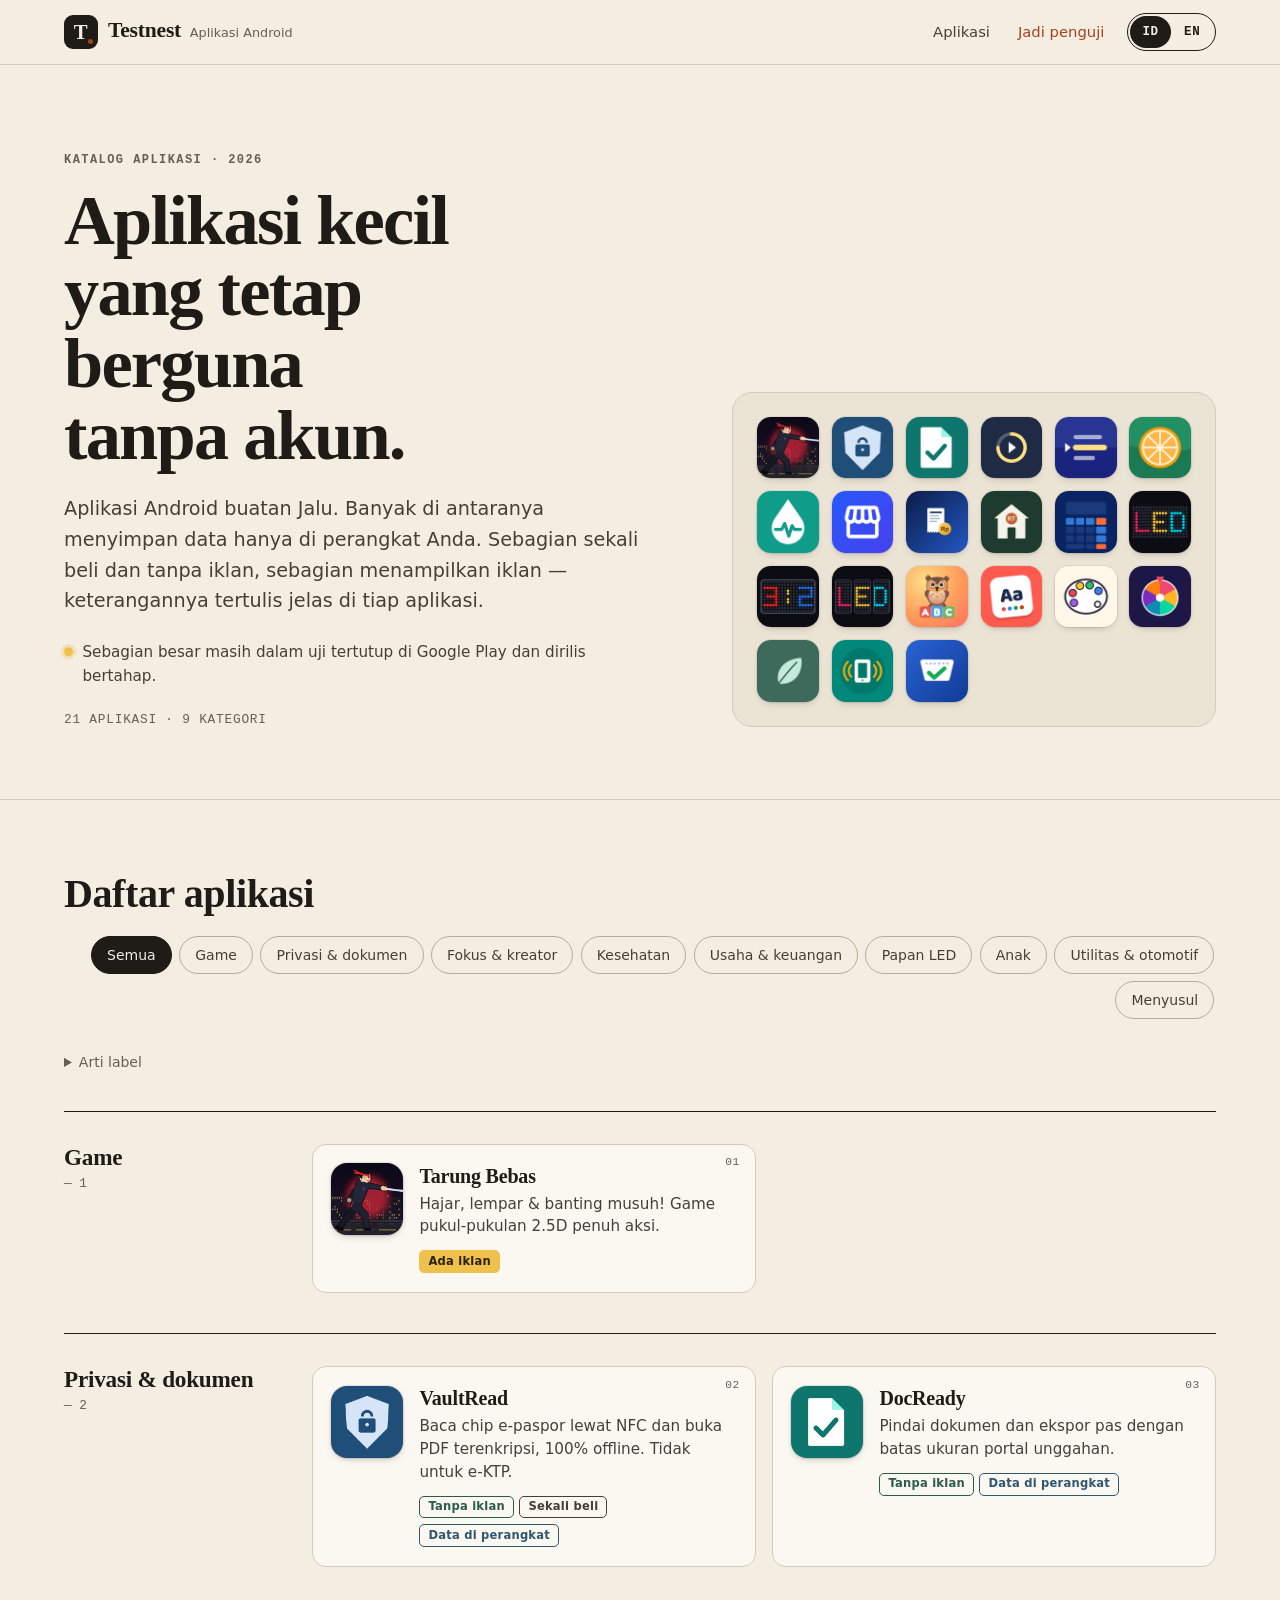
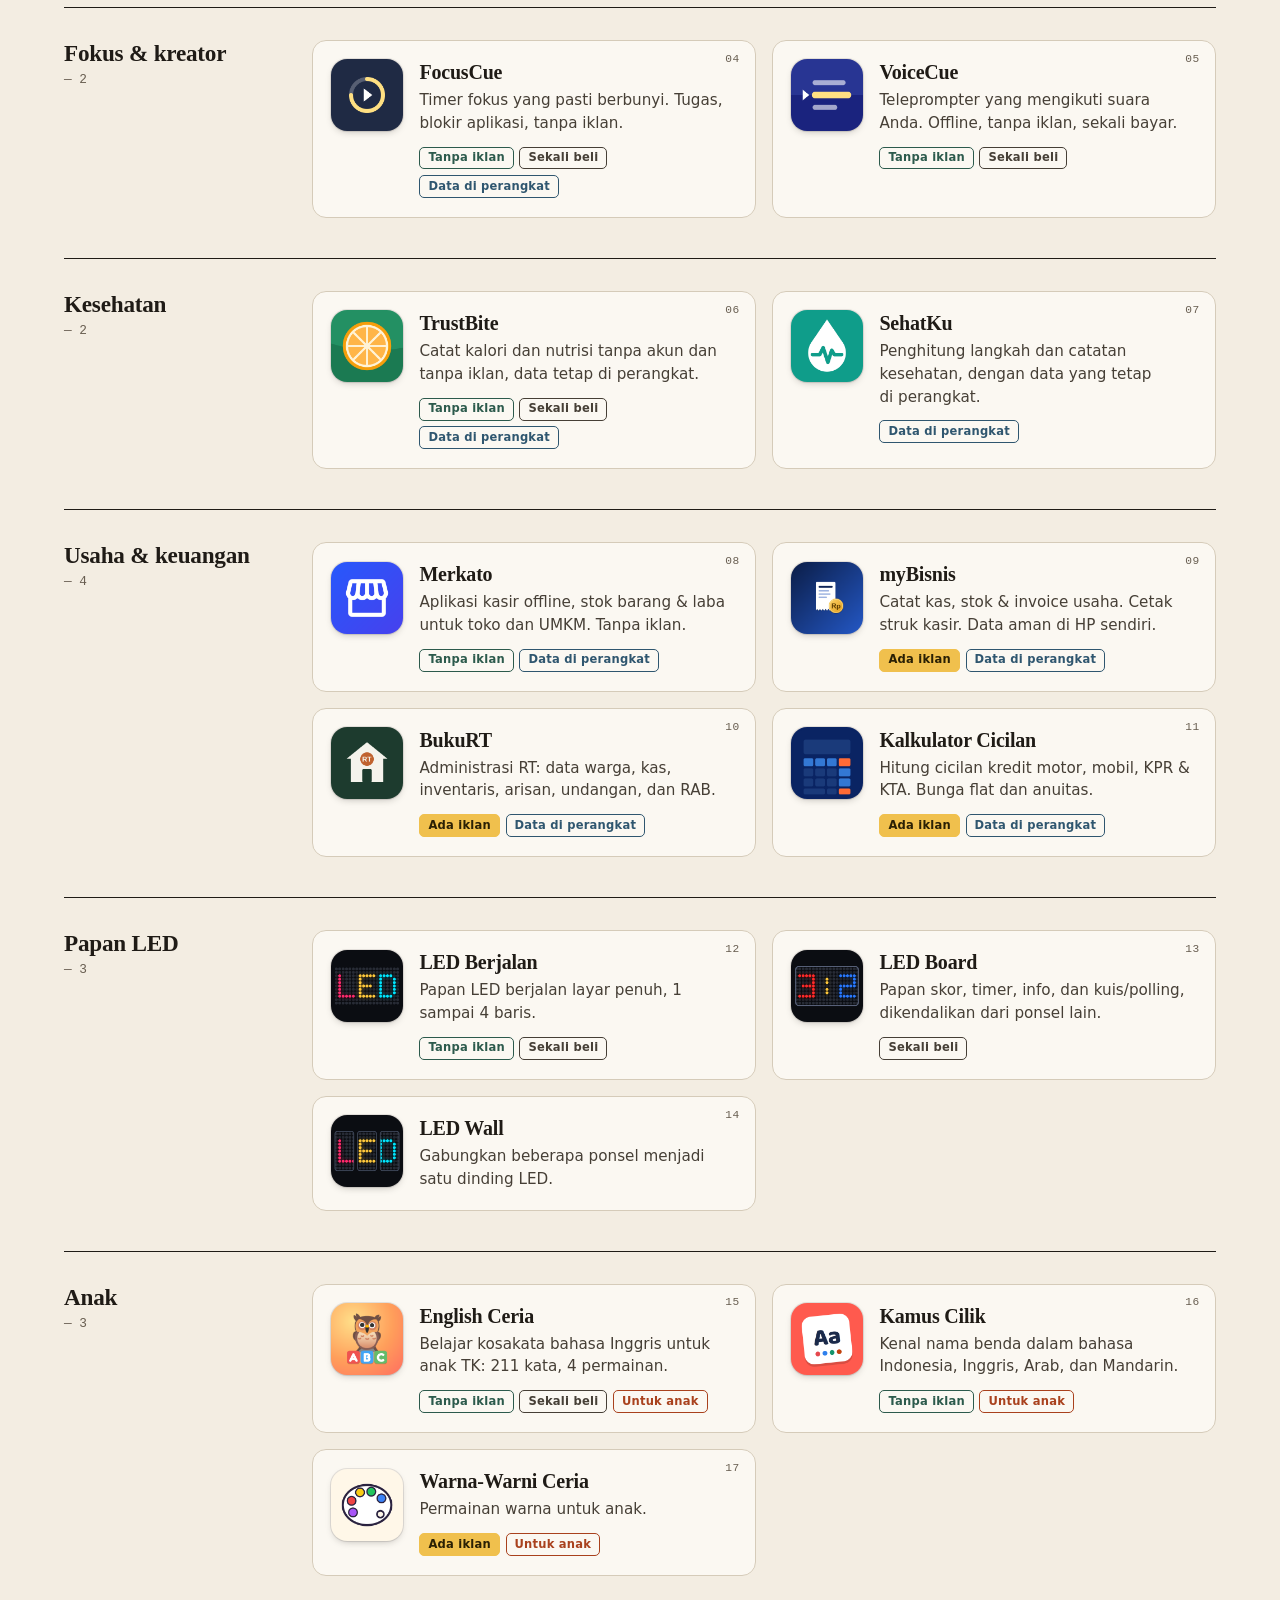
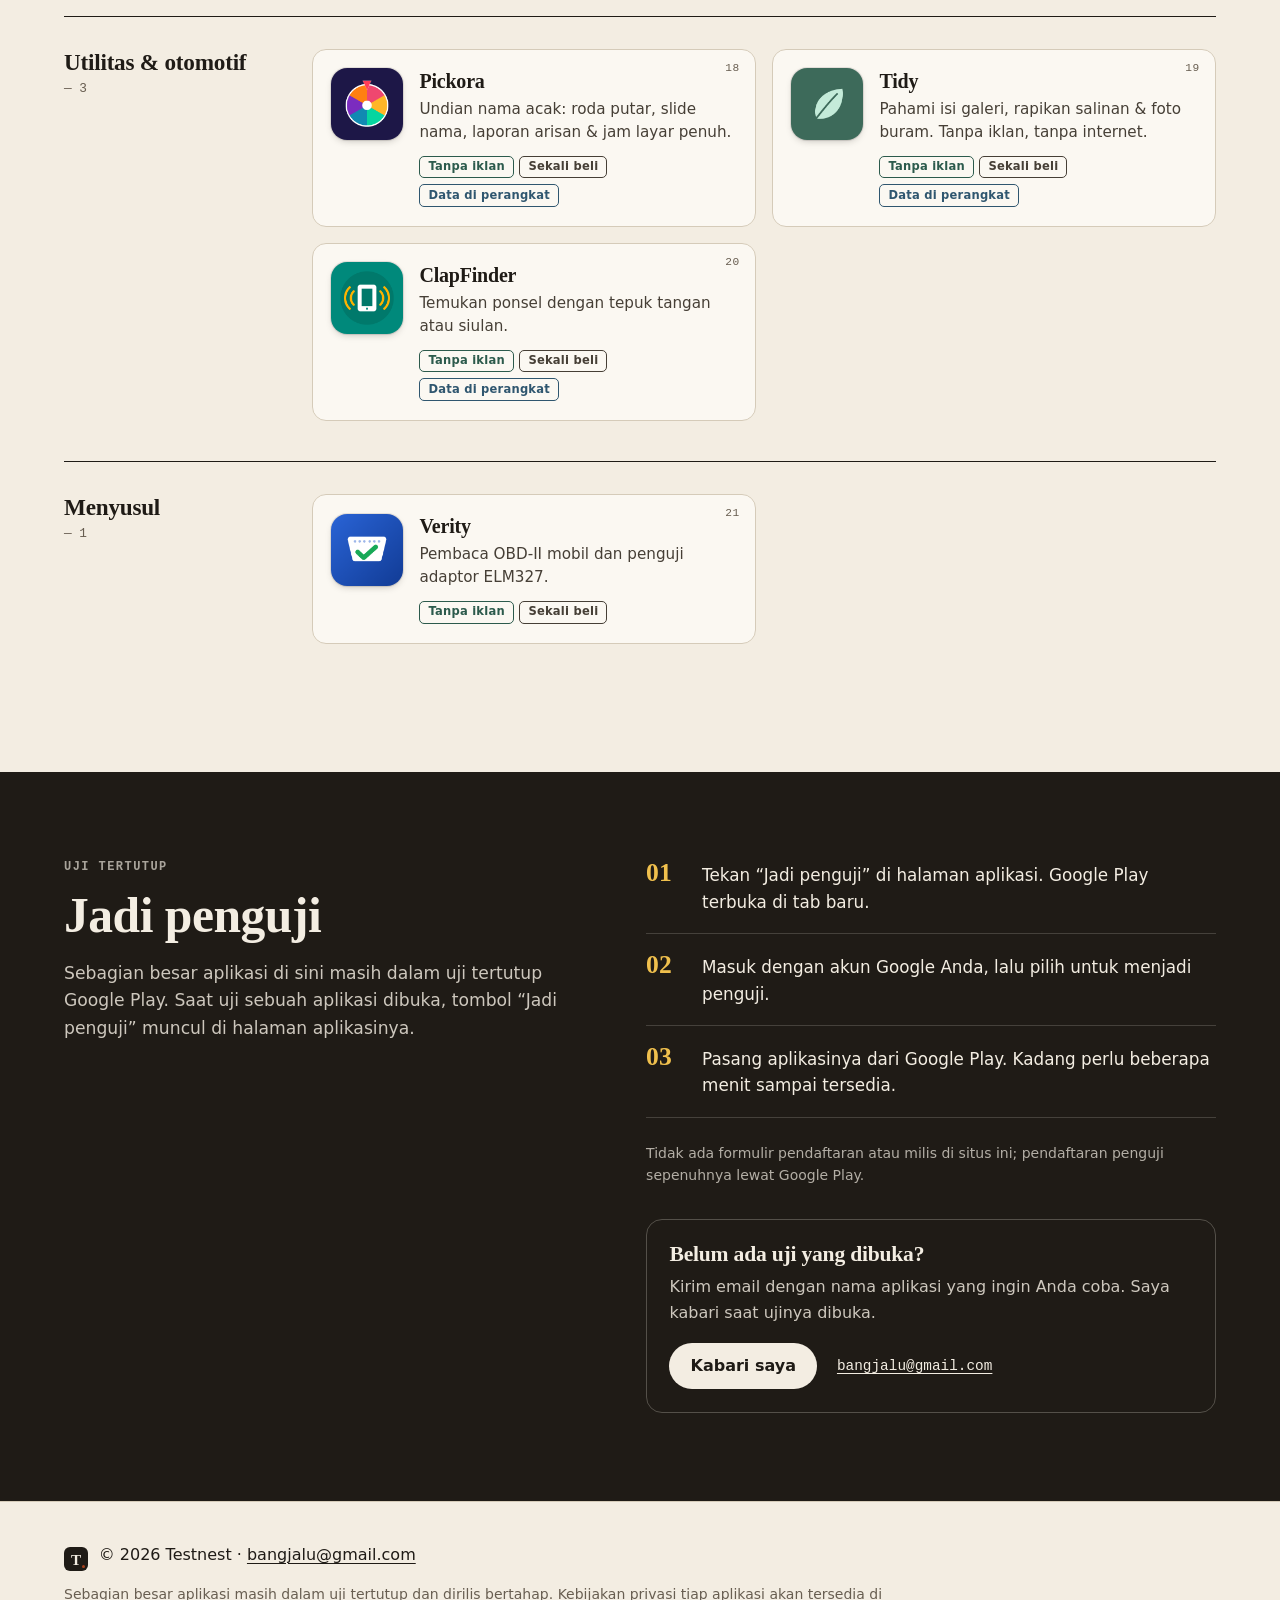
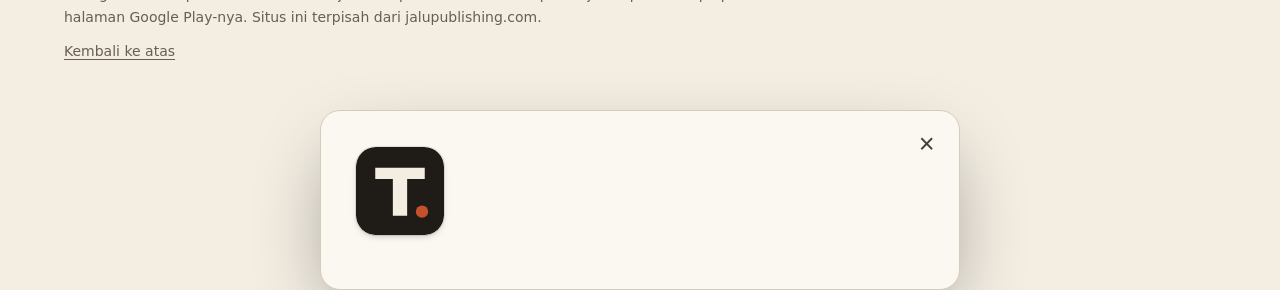
<file: index.html>
<!doctype html>
<html lang="id">
<head>
<meta charset="utf-8">
<meta name="viewport" content="width=device-width, initial-scale=1">
<title data-i18n="meta.title">Testnest — Aplikasi Android</title>
<meta name="description" data-i18n-content="meta.description" content="Katalog aplikasi Android buatan Jalu. Banyak yang menyimpan data di perangkat; sebagian sekali beli dan tanpa iklan, sebagian menampilkan iklan.">
<meta name="color-scheme" content="light dark">
<meta name="theme-color" content="#f3ede2" media="(prefers-color-scheme: light)">
<meta name="theme-color" content="#1a1713" media="(prefers-color-scheme: dark)">
<meta property="og:title" content="Testnest — Aplikasi Android">
<meta property="og:description" content="Aplikasi Android kecil yang tetap berguna tanpa akun.">
<meta property="og:type" content="website">
<link rel="icon" href="favicon.svg" type="image/svg+xml">
<link rel="stylesheet" href="css/style.css">
<script>document.documentElement.classList.add("js");try{var l=localStorage.getItem("jalu-lang");if(l==="en"||l==="id")document.documentElement.lang=l;}catch(e){}</script>
</head>
<body>
<a class="skip" href="#aplikasi" data-i18n="skip">Langsung ke daftar aplikasi</a>

<header class="site-header">
  <div class="wrap header-inner">
    <a class="brand" href="./" aria-label="Testnest">
      <span class="brand-mark" aria-hidden="true">T</span>
      <span class="brand-text"><span class="brand-name">Testnest</span><span class="brand-sub" data-i18n="brand.sub">Aplikasi Android</span></span>
    </a>
    <nav class="header-nav" aria-label="Utama" data-i18n-aria="nav.label">
      <a href="#aplikasi" class="nav-link nav-apps" data-i18n="nav.apps">Aplikasi</a>
      <a href="#penguji" class="nav-link nav-test" data-i18n="nav.testing">Jadi penguji</a>
      <div class="lang" role="group" aria-label="Bahasa" data-i18n-aria="lang.label">
        <button type="button" class="lang-btn" data-lang="id" aria-pressed="true" lang="id"><abbr title="Bahasa Indonesia">ID</abbr></button>
        <button type="button" class="lang-btn" data-lang="en" aria-pressed="false" lang="en"><abbr title="English">EN</abbr></button>
      </div>
    </nav>
  </div>
</header>

<main id="main">
  <section class="hero wrap" aria-labelledby="hero-title">
    <div class="hero-text">
      <p class="kicker" data-i18n="hero.kicker">Katalog aplikasi · 2026</p>
      <h1 id="hero-title" data-i18n="hero.title">Aplikasi kecil yang tetap berguna tanpa akun.</h1>
      <p class="lede" data-i18n="hero.lede">Aplikasi Android buatan Jalu. Banyak di antaranya menyimpan data hanya di perangkat Anda. Sebagian sekali beli dan tanpa iklan, sebagian menampilkan iklan — keterangannya tertulis jelas di tiap aplikasi.</p>
      <p class="hero-status"><span class="status-dot" aria-hidden="true"></span><span data-i18n="hero.status">Sebagian besar masih dalam uji tertutup di Google Play dan dirilis bertahap.</span></p>
      <p class="hero-meta"><span id="count-apps"><!-- COUNT:APPS -->21 aplikasi<!-- /COUNT:APPS --></span><span aria-hidden="true"> · </span><span id="count-groups"><!-- COUNT:GROUPS -->9 kategori<!-- /COUNT:GROUPS --></span></p>
    </div>
    <ul class="mosaic" id="mosaic" aria-hidden="true"><!-- MOSAIC:START --><li><a href="#app/tarung-bebas" tabindex="-1"><img src="icons/tarung-bebas.png" alt="" width="56" height="56" decoding="async"></a></li><li><a href="#app/vaultread" tabindex="-1"><img src="icons/vaultread.png" alt="" width="56" height="56" decoding="async"></a></li><li><a href="#app/docready" tabindex="-1"><img src="icons/docready.png" alt="" width="56" height="56" decoding="async"></a></li><li><a href="#app/focuscue" tabindex="-1"><img src="icons/focuscue.png" alt="" width="56" height="56" decoding="async"></a></li><li><a href="#app/voicecue" tabindex="-1"><img src="icons/voicecue.png" alt="" width="56" height="56" decoding="async"></a></li><li><a href="#app/trustbite" tabindex="-1"><img src="icons/trustbite.png" alt="" width="56" height="56" decoding="async"></a></li><li><a href="#app/sehatku" tabindex="-1"><img src="icons/sehatku.png" alt="" width="56" height="56" decoding="async"></a></li><li><a href="#app/merkato" tabindex="-1"><img src="icons/merkato.png" alt="" width="56" height="56" decoding="async"></a></li><li><a href="#app/mybisnis" tabindex="-1"><img src="icons/mybisnis.png" alt="" width="56" height="56" decoding="async"></a></li><li><a href="#app/bukurt" tabindex="-1"><img src="icons/bukurt.png" alt="" width="56" height="56" decoding="async"></a></li><li><a href="#app/kalkulator-cicilan" tabindex="-1"><img src="icons/kalkulator-cicilan.png" alt="" width="56" height="56" decoding="async"></a></li><li><a href="#app/led-berjalan" tabindex="-1"><img src="icons/led-berjalan.png" alt="" width="56" height="56" decoding="async"></a></li><li><a href="#app/led-board" tabindex="-1"><img src="icons/led-board.png" alt="" width="56" height="56" decoding="async"></a></li><li><a href="#app/led-wall" tabindex="-1"><img src="icons/led-wall.png" alt="" width="56" height="56" decoding="async"></a></li><li><a href="#app/english-ceria" tabindex="-1"><img src="icons/english-ceria.png" alt="" width="56" height="56" decoding="async"></a></li><li><a href="#app/kamus-cilik" tabindex="-1"><img src="icons/kamus-cilik.png" alt="" width="56" height="56" decoding="async"></a></li><li><a href="#app/warna-ceria" tabindex="-1"><img src="icons/warna-ceria.png" alt="" width="56" height="56" decoding="async"></a></li><li><a href="#app/pickora" tabindex="-1"><img src="icons/pickora.png" alt="" width="56" height="56" decoding="async"></a></li><li><a href="#app/tidy" tabindex="-1"><img src="icons/tidy.png" alt="" width="56" height="56" decoding="async"></a></li><li><a href="#app/clapfinder" tabindex="-1"><img src="icons/clapfinder.png" alt="" width="56" height="56" decoding="async"></a></li><li><a href="#app/verity" tabindex="-1"><img src="icons/verity.png" alt="" width="56" height="56" decoding="async"></a></li><!-- MOSAIC:END --></ul>
  </section>

  <section class="apps" id="aplikasi" aria-labelledby="apps-title" tabindex="-1">
    <div class="wrap">
      <div class="apps-head">
        <h2 id="apps-title" data-i18n="apps.title">Daftar aplikasi</h2>
        <div class="filters-wrap">
          <p class="visually-hidden" id="filter-label" data-i18n="filter.label">Tampilkan kategori</p>
          <ul class="filters" id="filters" role="list" aria-labelledby="filter-label"><!-- FILTERS:START --><li><button type="button" class="chip" data-filter="all" aria-pressed="true">Semua</button></li><li><button type="button" class="chip" data-filter="game" aria-pressed="false">Game</button></li><li><button type="button" class="chip" data-filter="docs" aria-pressed="false">Privasi &amp; dokumen</button></li><li><button type="button" class="chip" data-filter="work" aria-pressed="false">Fokus &amp; kreator</button></li><li><button type="button" class="chip" data-filter="health" aria-pressed="false">Kesehatan</button></li><li><button type="button" class="chip" data-filter="biz" aria-pressed="false">Usaha &amp; keuangan</button></li><li><button type="button" class="chip" data-filter="led" aria-pressed="false">Papan LED</button></li><li><button type="button" class="chip" data-filter="kids" aria-pressed="false">Anak</button></li><li><button type="button" class="chip" data-filter="util" aria-pressed="false">Utilitas &amp; otomotif</button></li><li><button type="button" class="chip" data-filter="soon" aria-pressed="false">Menyusul</button></li><!-- FILTERS:END --></ul>
        </div>
      </div>
      <details class="legend">
        <summary data-i18n="legend.title">Arti label</summary>
        <ul id="legend" role="list"><!-- LEGEND:START --><li><span class="badge badge--hasAds">Ada iklan</span> menampilkan iklan, setidaknya di versi gratis</li><li><span class="badge badge--noAds">Tanpa iklan</span> tidak menampilkan iklan</li><li><span class="badge badge--oneTime">Sekali beli</span> dibayar sekali (aplikasinya atau versi Pro), bukan langganan</li><li><span class="badge badge--onDevice">Data di perangkat</span> data Anda disimpan di ponsel</li><li><span class="badge badge--kids">Untuk anak</span> dibuat untuk anak-anak</li><!-- LEGEND:END --></ul>
      </details>
      <div id="app-list" class="app-list" aria-live="polite"><!-- APPS:START --><section class="group" id="group-game" data-group="game" aria-labelledby="gh-game"><header class="group-head"><h3 id="gh-game">Game</h3><span class="group-count">1</span></header><ul class="cards" role="list"><li class="card" data-app="tarung-bebas"><span class="card-num" aria-hidden="true">01</span><img class="app-icon" src="icons/tarung-bebas.png" alt="" width="72" height="72" loading="lazy" decoding="async"><div class="card-body"><h4 class="card-title"><a class="card-link" href="#app/tarung-bebas" aria-label="Lihat detail Tarung Bebas">Tarung Bebas</a></h4><p class="card-short">Hajar, lempar &amp; banting musuh! Game pukul-pukulan 2.5D penuh aksi.</p><ul class="badges"><li class="badge badge--hasAds">Ada iklan</li></ul><details class="nojs-more"><summary>Selengkapnya</summary><p class="notice"><strong>Penting:</strong> Untuk usia 13 tahun ke atas. Ada kekerasan kartun (anggota tubuh dapat terpotong, tanpa darah realistis).</p><p class="detail-long">Jadilah petarung jalanan di Tarung Bebas. Mulai dengan tangan kosong, temukan senjata di jalan, dan hadapi gelombang musuh di 7 arena. Ada kombo tinju, uppercut, dan tendangan terbang; musuh bisa dicengkeram lalu dibanting atau dilempar. Permainannya 2.5D dengan 3 jalur: pindah jalur untuk menghindar atau mengejar, panjat tiang, pohon, tembok, atau peti, dan hancurkan penghalang. Senjata seperti pedang, pistol, bumerang, kunai, dan granat bisa dinaikkan hingga level 20; senjata spesial meliputi Drone Tempur, Laser, Bazoka, Palu Godam, dan Pedang Laser. Kartu senjata dari boss membuka senjata premium. Pilih petarung Ninja, Robot, atau Kunoichi, lalu tingkatkan HP, kekuatan, pertahanan, dan kecepatan. Ada Mode Kampanye dan Mode Tower tanpa akhir. Game ini gratis, menampilkan iklan berhadiah Google AdMob hanya jika Anda memilih menonton, dan punya pembelian dalam aplikasi lewat Google Play. Tanpa akun; progres disimpan di perangkat.</p><div class="tester tester--soon"><p class="status-pill"><span class="status-dot" aria-hidden="true"></span>Uji tertutup segera</p><p class="tester-note">Tautan penguji akan muncul di sini saat ujinya dibuka. Ingin dikabari? <a href="mailto:bangjalu@gmail.com?subject=Kabari%20saya%20saat%20uji%20Tarung%20Bebas%20dibuka">Email bangjalu@gmail.com</a></p></div><dl class="facts"><div><dt>Nama paket</dt><dd><code>com.stickninja.game</code></dd></div></dl><p class="privacy-note"><a href="privacy/tarung-bebas.html">Baca kebijakan privasi</a></p></details></div></li></ul></section><section class="group" id="group-docs" data-group="docs" aria-labelledby="gh-docs"><header class="group-head"><h3 id="gh-docs">Privasi &amp; dokumen</h3><span class="group-count">2</span></header><ul class="cards" role="list"><li class="card" data-app="vaultread"><span class="card-num" aria-hidden="true">02</span><img class="app-icon" src="icons/vaultread.png" alt="" width="72" height="72" loading="lazy" decoding="async"><div class="card-body"><h4 class="card-title"><a class="card-link" href="#app/vaultread" aria-label="Lihat detail VaultRead">VaultRead</a></h4><p class="card-short">Baca chip e-paspor lewat NFC dan buka PDF terenkripsi, 100% offline. Tidak untuk e-KTP.</p><ul class="badges"><li class="badge badge--noAds">Tanpa iklan</li><li class="badge badge--oneTime">Sekali beli</li><li class="badge badge--onDevice">Data di perangkat</li></ul><details class="nojs-more"><summary>Selengkapnya</summary><p class="notice"><strong>Penting:</strong> e-KTP Indonesia tidak didukung. VaultRead dibuat untuk e-paspor (ICAO 9303).</p><p class="detail-long">VaultRead membaca chip e-paspor berstandar ICAO 9303 lewat NFC, membuka PDF terenkripsi, dan menyediakan brankas AES-256-GCM yang bisa Anda aktifkan jika perlu. Aplikasi ini tidak punya izin internet sama sekali: tanpa server, tanpa akun, tanpa iklan. Sekali beli, dengan uji coba 3 dokumen dan 3 pembacaan NFC. Tampilan tersedia dalam bahasa Indonesia, Inggris, dan Spanyol. Saat ini khusus Android; belum ada versi iOS.</p><div class="tester tester--soon"><p class="status-pill"><span class="status-dot" aria-hidden="true"></span>Uji tertutup segera</p><p class="tester-note">Tautan penguji akan muncul di sini saat ujinya dibuka. Ingin dikabari? <a href="mailto:bangjalu@gmail.com?subject=Kabari%20saya%20saat%20uji%20VaultRead%20dibuka">Email bangjalu@gmail.com</a></p></div><dl class="facts"><div><dt>Nama paket</dt><dd><code>com.jalu.vaultread</code></dd></div></dl><p class="privacy-note">Kebijakan privasi akan tersedia di halaman Google Play aplikasi ini.</p></details></div></li><li class="card" data-app="docready"><span class="card-num" aria-hidden="true">03</span><img class="app-icon" src="icons/docready.png" alt="" width="72" height="72" loading="lazy" decoding="async"><div class="card-body"><h4 class="card-title"><a class="card-link" href="#app/docready" aria-label="Lihat detail DocReady">DocReady</a></h4><p class="card-short">Pindai dokumen dan ekspor pas dengan batas ukuran portal unggahan.</p><ul class="badges"><li class="badge badge--noAds">Tanpa iklan</li><li class="badge badge--onDevice">Data di perangkat</li></ul><details class="nojs-more"><summary>Selengkapnya</summary><p class="detail-long">DocReady memindai dokumen lalu mengekspornya sesuai batas ukuran portal unggahan, misalnya PDF maksimal 200 KB. Gratis, tanpa iklan, tanpa watermark, tanpa akun, dan dokumen tetap di perangkat. Pemindaiannya memakai Google ML Kit Document Scanner yang berjalan di perangkat. Tersedia juga DocReady Pro sebagai pembelian sekali beli lewat Google Play.</p><div class="tester tester--soon"><p class="status-pill"><span class="status-dot" aria-hidden="true"></span>Uji tertutup segera</p><p class="tester-note">Tautan penguji akan muncul di sini saat ujinya dibuka. Ingin dikabari? <a href="mailto:bangjalu@gmail.com?subject=Kabari%20saya%20saat%20uji%20DocReady%20dibuka">Email bangjalu@gmail.com</a></p></div><dl class="facts"><div><dt>Nama paket</dt><dd><code>id.docready.app</code></dd></div></dl><p class="privacy-note">Kebijakan privasi akan tersedia di halaman Google Play aplikasi ini.</p></details></div></li></ul></section><section class="group" id="group-work" data-group="work" aria-labelledby="gh-work"><header class="group-head"><h3 id="gh-work">Fokus &amp; kreator</h3><span class="group-count">2</span></header><ul class="cards" role="list"><li class="card" data-app="focuscue"><span class="card-num" aria-hidden="true">04</span><img class="app-icon" src="icons/focuscue.png" alt="" width="72" height="72" loading="lazy" decoding="async"><div class="card-body"><h4 class="card-title"><a class="card-link" href="#app/focuscue" aria-label="Lihat detail FocusCue">FocusCue</a></h4><p class="card-short">Timer fokus yang pasti berbunyi. Tugas, blokir aplikasi, tanpa iklan.</p><ul class="badges"><li class="badge badge--noAds">Tanpa iklan</li><li class="badge badge--oneTime">Sekali beli</li><li class="badge badge--onDevice">Data di perangkat</li></ul><details class="nojs-more"><summary>Selengkapnya</summary><p class="detail-long">FocusCue adalah timer fokus ala Pomodoro yang alarm akhirnya dipegang oleh Android, jadi tetap berbunyi walau aplikasi ditutup atau ponsel dalam mode senyap. Ada pemeriksaan Alarm Health, pencatatan tugas, statistik 7 hari, dan pemblokir aplikasi opsional lewat Aksesibilitas. Pemblokir hanya membaca nama aplikasi yang sedang tampil dan tidak pernah memblokir telepon atau SMS. Tanpa iklan, tanpa akun, data di perangkat. Gratis: timer tanpa batas, 3 tugas, blokir 3 aplikasi, statistik 7 hari. Pro (sekali beli): tugas dan blokir tanpa batas, statistik lebih panjang, ekspor CSV.</p><div class="tester tester--soon"><p class="status-pill"><span class="status-dot" aria-hidden="true"></span>Uji tertutup segera</p><p class="tester-note">Tautan penguji akan muncul di sini saat ujinya dibuka. Ingin dikabari? <a href="mailto:bangjalu@gmail.com?subject=Kabari%20saya%20saat%20uji%20FocusCue%20dibuka">Email bangjalu@gmail.com</a></p></div><dl class="facts"><div><dt>Judul di Google Play</dt><dd>FocusCue: Timer Fokus &amp; Blokir</dd></div><div><dt>Nama paket</dt><dd><code>id.focuscue.app</code></dd></div></dl><p class="privacy-note">Kebijakan privasi akan tersedia di halaman Google Play aplikasi ini.</p></details></div></li><li class="card" data-app="voicecue"><span class="card-num" aria-hidden="true">05</span><img class="app-icon" src="icons/voicecue.png" alt="" width="72" height="72" loading="lazy" decoding="async"><div class="card-body"><h4 class="card-title"><a class="card-link" href="#app/voicecue" aria-label="Lihat detail VoiceCue">VoiceCue</a></h4><p class="card-short">Teleprompter yang mengikuti suara Anda. Offline, tanpa iklan, sekali bayar.</p><ul class="badges"><li class="badge badge--noAds">Tanpa iklan</li><li class="badge badge--oneTime">Sekali beli</li></ul><details class="nojs-more"><summary>Selengkapnya</summary><p class="notice"><strong>Penting:</strong> Gulir suara offline butuh Android 13 ke atas dan paket ucapan di perangkat dari Google.</p><p class="detail-long">VoiceCue menggulir naskah dengan mencocokkan kata yang Anda ucapkan dengan teks, bukan menebak dari keras-pelannya suara. Pengenalan suara berjalan offline di perangkat, dalam bahasa Indonesia dan Inggris. Ada perekaman kamera di dalam aplikasi, teleprompter mengambang di atas aplikasi kamera lain, penanda naskah, dan mode cermin. Tanpa iklan. Gratis: gulir suara, kamera, penanda, 3 naskah hingga 600 kata, dan 3 sesi mengambang. Pro (sekali beli): naskah dan mode mengambang tanpa batas.</p><div class="tester tester--soon"><p class="status-pill"><span class="status-dot" aria-hidden="true"></span>Uji tertutup segera</p><p class="tester-note">Tautan penguji akan muncul di sini saat ujinya dibuka. Ingin dikabari? <a href="mailto:bangjalu@gmail.com?subject=Kabari%20saya%20saat%20uji%20VoiceCue%20dibuka">Email bangjalu@gmail.com</a></p></div><dl class="facts"><div><dt>Judul di Google Play</dt><dd>VoiceCue: Teleprompter Suara</dd></div><div><dt>Nama paket</dt><dd><code>id.voicecue.app</code></dd></div></dl><p class="privacy-note">Kebijakan privasi akan tersedia di halaman Google Play aplikasi ini.</p></details></div></li></ul></section><section class="group" id="group-health" data-group="health" aria-labelledby="gh-health"><header class="group-head"><h3 id="gh-health">Kesehatan</h3><span class="group-count">2</span></header><ul class="cards" role="list"><li class="card" data-app="trustbite"><span class="card-num" aria-hidden="true">06</span><img class="app-icon" src="icons/trustbite.png" alt="" width="72" height="72" loading="lazy" decoding="async"><div class="card-body"><h4 class="card-title"><a class="card-link" href="#app/trustbite" aria-label="Lihat detail TrustBite">TrustBite</a></h4><p class="card-short">Catat kalori dan nutrisi tanpa akun dan tanpa iklan, data tetap di perangkat.</p><ul class="badges"><li class="badge badge--noAds">Tanpa iklan</li><li class="badge badge--oneTime">Sekali beli</li><li class="badge badge--onDevice">Data di perangkat</li></ul><details class="nojs-more"><summary>Selengkapnya</summary><p class="detail-long">TrustBite mencatat kalori dan nutrisi harian. Pemindai barcode dan OCR (Tesseract) berjalan di perangkat; pencarian ke Open Food Facts atau berbagi data ke sana hanya dilakukan dengan persetujuan Anda. Data makanannya mencakup USDA dan hidangan Indonesia. Tanpa akun, tanpa iklan, data tersimpan di perangkat. Fitur kesehatan inti gratis selamanya, dan ada pilihan sekali beli. Bahasa: Inggris (bawaan) dan Indonesia.</p><div class="tester tester--soon"><p class="status-pill"><span class="status-dot" aria-hidden="true"></span>Uji tertutup segera</p><p class="tester-note">Tautan penguji akan muncul di sini saat ujinya dibuka. Ingin dikabari? <a href="mailto:bangjalu@gmail.com?subject=Kabari%20saya%20saat%20uji%20TrustBite%20dibuka">Email bangjalu@gmail.com</a></p></div><dl class="facts"><div><dt>Nama paket</dt><dd><code>com.jalu.trustbite</code></dd></div></dl><p class="privacy-note">Kebijakan privasi akan tersedia di halaman Google Play aplikasi ini.</p></details></div></li><li class="card" data-app="sehatku"><span class="card-num" aria-hidden="true">07</span><img class="app-icon" src="icons/sehatku.png" alt="" width="72" height="72" loading="lazy" decoding="async"><div class="card-body"><h4 class="card-title"><a class="card-link" href="#app/sehatku" aria-label="Lihat detail SehatKu">SehatKu</a></h4><p class="card-short">Penghitung langkah dan catatan kesehatan, dengan data yang tetap di perangkat.</p><ul class="badges"><li class="badge badge--onDevice">Data di perangkat</li></ul><details class="nojs-more"><summary>Selengkapnya</summary><p class="detail-long">SehatKu menghitung langkah Anda dan menyimpan catatan kesehatan. Data kesehatan yang dikumpulkan tidak dibagikan dan tidak keluar dari perangkat. Penghitung langkah butuh ponsel sungguhan (bukan emulator) dan meminta izin Aktivitas fisik (ACTIVITY_RECOGNITION).</p><div class="tester tester--soon"><p class="status-pill"><span class="status-dot" aria-hidden="true"></span>Uji tertutup segera</p><p class="tester-note">Tautan penguji akan muncul di sini saat ujinya dibuka. Ingin dikabari? <a href="mailto:bangjalu@gmail.com?subject=Kabari%20saya%20saat%20uji%20SehatKu%20dibuka">Email bangjalu@gmail.com</a></p></div><dl class="facts"><div><dt>Nama paket</dt><dd><code>id.sehatku.app</code></dd></div></dl><p class="privacy-note">Kebijakan privasi akan tersedia di halaman Google Play aplikasi ini.</p></details></div></li></ul></section><section class="group" id="group-biz" data-group="biz" aria-labelledby="gh-biz"><header class="group-head"><h3 id="gh-biz">Usaha &amp; keuangan</h3><span class="group-count">4</span></header><ul class="cards" role="list"><li class="card" data-app="merkato"><span class="card-num" aria-hidden="true">08</span><img class="app-icon" src="icons/merkato.png" alt="" width="72" height="72" loading="lazy" decoding="async"><div class="card-body"><h4 class="card-title"><a class="card-link" href="#app/merkato" aria-label="Lihat detail Merkato">Merkato</a></h4><p class="card-short">Aplikasi kasir offline, stok barang &amp; laba untuk toko dan UMKM. Tanpa iklan.</p><ul class="badges"><li class="badge badge--noAds">Tanpa iklan</li><li class="badge badge--onDevice">Data di perangkat</li></ul><details class="nojs-more"><summary>Selengkapnya</summary><p class="notice"><strong>Penting:</strong> Merkato dipakai di satu HP atau tablet; belum ada sinkronisasi antarperangkat.</p><p class="detail-long">Merkato adalah aplikasi kasir (POS) dan pencatatan stok untuk toko, warung, kafe, dan grosir. Catat penjualan, jaga stok tetap benar, dan lihat laba sebenarnya dari HP. Bisa offline, tanpa akun, dan tanpa iklan. Ketuk produk atau scan barcode, terima berbagai metode bayar, cetak struk Bluetooth, catat pembelian dan pengeluaran, serta ekspor laporan ke PDF dan CSV. Data tersimpan di HP; cadangan ke folder pilihan Anda atau Google Drive milik Anda sendiri. Menjalankan toko gratis tanpa batas produk atau transaksi. Merkato Pro (paket tahunan atau sekali beli) menambah banyak cabang, saran belanja, margin, dan PDF bermerek.</p><div class="tester tester--open"><a class="btn btn--primary" href="https://play.google.com/apps/testing/com.jalu.merkato" target="_blank" rel="noopener">Jadi penguji <span aria-hidden="true">↗</span><span class="visually-hidden"> (tab baru)</span></a><p class="tester-note">Membuka Google Play di tab baru. Anda bergabung dengan akun Google Anda langsung di Google Play — tidak ada formulir di situs ini.</p></div><dl class="facts"><div><dt>Judul di Google Play</dt><dd>Merkato POS: Inventory &amp; Sales</dd></div><div><dt>Nama paket</dt><dd><code>com.jalu.merkato</code></dd></div></dl><p class="privacy-note"><a href="privacy/merkato.html">Baca kebijakan privasi</a></p></details></div></li><li class="card" data-app="mybisnis"><span class="card-num" aria-hidden="true">09</span><img class="app-icon" src="icons/mybisnis.png" alt="" width="72" height="72" loading="lazy" decoding="async"><div class="card-body"><h4 class="card-title"><a class="card-link" href="#app/mybisnis" aria-label="Lihat detail myBisnis">myBisnis</a></h4><p class="card-short">Catat kas, stok &amp; invoice usaha. Cetak struk kasir. Data aman di HP sendiri.</p><ul class="badges"><li class="badge badge--hasAds">Ada iklan</li><li class="badge badge--onDevice">Data di perangkat</li></ul><details class="nojs-more"><summary>Selengkapnya</summary><p class="detail-long">myBisnis membantu UMKM mencatat kas harian, penjualan, pembelian, dan pengeluaran, mengelola stok, serta menyimpan buku pelanggan dan pemasok. Bisa mengirim lewat WhatsApp, membuat invoice dan PDF, mencetak struk di printer thermal Bluetooth (58/80 mm), dan menghitung cicilan. Data tersimpan di HP; cadangan ke WhatsApp atau Google Drive hanya dibuat saat Anda memintanya. Gratis dipakai, dengan pilihan untuk bebas iklan.</p><div class="tester tester--soon"><p class="status-pill"><span class="status-dot" aria-hidden="true"></span>Uji tertutup segera</p><p class="tester-note">Tautan penguji akan muncul di sini saat ujinya dibuka. Ingin dikabari? <a href="mailto:bangjalu@gmail.com?subject=Kabari%20saya%20saat%20uji%20myBisnis%20dibuka">Email bangjalu@gmail.com</a></p></div><dl class="facts"><div><dt>Judul di Google Play</dt><dd>myBisnis: Catatan Usaha UMKM</dd></div><div><dt>Nama paket</dt><dd><code>id.mybisnis.app</code></dd></div></dl><p class="privacy-note">Kebijakan privasi akan tersedia di halaman Google Play aplikasi ini.</p></details></div></li><li class="card" data-app="bukurt"><span class="card-num" aria-hidden="true">10</span><img class="app-icon" src="icons/bukurt.png" alt="" width="72" height="72" loading="lazy" decoding="async"><div class="card-body"><h4 class="card-title"><a class="card-link" href="#app/bukurt" aria-label="Lihat detail BukuRT">BukuRT</a></h4><p class="card-short">Administrasi RT: data warga, kas, inventaris, arisan, undangan, dan RAB.</p><ul class="badges"><li class="badge badge--hasAds">Ada iklan</li><li class="badge badge--onDevice">Data di perangkat</li></ul><details class="nojs-more"><summary>Selengkapnya</summary><p class="detail-long">BukuRT membantu pengurus RT mengelola data warga, kas, inventaris, arisan, undangan, dan RAB (rencana anggaran biaya) dari satu aplikasi. Data tersimpan di perangkat. Versi gratis menampilkan iklan (Google AdMob).</p><div class="tester tester--soon"><p class="status-pill"><span class="status-dot" aria-hidden="true"></span>Uji tertutup segera</p><p class="tester-note">Tautan penguji akan muncul di sini saat ujinya dibuka. Ingin dikabari? <a href="mailto:bangjalu@gmail.com?subject=Kabari%20saya%20saat%20uji%20BukuRT%20dibuka">Email bangjalu@gmail.com</a></p></div><dl class="facts"><div><dt>Nama paket</dt><dd><code>id.jalu.bukurt</code></dd></div></dl><p class="privacy-note">Kebijakan privasi akan tersedia di halaman Google Play aplikasi ini.</p></details></div></li><li class="card" data-app="kalkulator-cicilan"><span class="card-num" aria-hidden="true">11</span><img class="app-icon" src="icons/kalkulator-cicilan.png" alt="" width="72" height="72" loading="lazy" decoding="async"><div class="card-body"><h4 class="card-title"><a class="card-link" href="#app/kalkulator-cicilan" aria-label="Lihat detail Kalkulator Cicilan">Kalkulator Cicilan</a></h4><p class="card-short">Hitung cicilan kredit motor, mobil, KPR &amp; KTA. Bunga flat dan anuitas.</p><ul class="badges"><li class="badge badge--hasAds">Ada iklan</li><li class="badge badge--onDevice">Data di perangkat</li></ul><details class="nojs-more"><summary>Selengkapnya</summary><p class="notice"><strong>Penting:</strong> Hanya kalkulator: tidak menawarkan pinjaman dan tidak terhubung dengan pemberi pinjaman mana pun. Hasilnya perkiraan.</p><p class="detail-long">Kalkulator Cicilan menghitung perkiraan cicilan kredit motor, mobil, KPR, dan KTA dengan bunga flat maupun anuitas. Riwayat perhitungan tersimpan di perangkat dan hasilnya bisa dibagikan ke WhatsApp. Aplikasi ini menampilkan iklan (Google AdMob).</p><div class="tester tester--soon"><p class="status-pill"><span class="status-dot" aria-hidden="true"></span>Uji tertutup segera</p><p class="tester-note">Tautan penguji akan muncul di sini saat ujinya dibuka. Ingin dikabari? <a href="mailto:bangjalu@gmail.com?subject=Kabari%20saya%20saat%20uji%20Kalkulator%20Cicilan%20dibuka">Email bangjalu@gmail.com</a></p></div><dl class="facts"><div><dt>Nama paket</dt><dd><code>com.jalu.kalkulatorcicilan</code></dd></div></dl><p class="privacy-note">Kebijakan privasi akan tersedia di halaman Google Play aplikasi ini.</p></details></div></li></ul></section><section class="group" id="group-led" data-group="led" aria-labelledby="gh-led"><header class="group-head"><h3 id="gh-led">Papan LED</h3><span class="group-count">3</span></header><ul class="cards" role="list"><li class="card" data-app="led-berjalan"><span class="card-num" aria-hidden="true">12</span><img class="app-icon" src="icons/led-berjalan.png" alt="" width="72" height="72" loading="lazy" decoding="async"><div class="card-body"><h4 class="card-title"><a class="card-link" href="#app/led-berjalan" aria-label="Lihat detail LED Berjalan">LED Berjalan</a></h4><p class="card-short">Papan LED berjalan layar penuh, 1 sampai 4 baris.</p><ul class="badges"><li class="badge badge--noAds">Tanpa iklan</li><li class="badge badge--oneTime">Sekali beli</li></ul><details class="nojs-more"><summary>Selengkapnya</summary><p class="detail-long">LED Berjalan mengubah layar ponsel menjadi papan LED berjalan layar penuh dengan 1 sampai 4 baris teks. Tanpa iklan; versi Pro tersedia sebagai pembelian sekali beli.</p><div class="tester tester--soon"><p class="status-pill"><span class="status-dot" aria-hidden="true"></span>Uji tertutup segera</p><p class="tester-note">Tautan penguji akan muncul di sini saat ujinya dibuka. Ingin dikabari? <a href="mailto:bangjalu@gmail.com?subject=Kabari%20saya%20saat%20uji%20LED%20Berjalan%20dibuka">Email bangjalu@gmail.com</a></p></div><dl class="facts"><div><dt>Nama paket</dt><dd><code>id.ledberjalan.app</code></dd></div></dl><p class="privacy-note">Kebijakan privasi akan tersedia di halaman Google Play aplikasi ini.</p></details></div></li><li class="card" data-app="led-board"><span class="card-num" aria-hidden="true">13</span><img class="app-icon" src="icons/led-board.png" alt="" width="72" height="72" loading="lazy" decoding="async"><div class="card-body"><h4 class="card-title"><a class="card-link" href="#app/led-board" aria-label="Lihat detail LED Board">LED Board</a></h4><p class="card-short">Papan skor, timer, info, dan kuis/polling, dikendalikan dari ponsel lain.</p><ul class="badges"><li class="badge badge--oneTime">Sekali beli</li></ul><details class="nojs-more"><summary>Selengkapnya</summary><p class="detail-long">LED Board menjadikan satu perangkat sebagai layar papan skor, timer, info, atau kuis dan polling, sementara perangkat lain mengendalikannya secara offline lewat Nearby dan Wi-Fi lokal. Pro tersedia sebagai pembelian sekali beli.</p><div class="tester tester--soon"><p class="status-pill"><span class="status-dot" aria-hidden="true"></span>Uji tertutup segera</p><p class="tester-note">Tautan penguji akan muncul di sini saat ujinya dibuka. Ingin dikabari? <a href="mailto:bangjalu@gmail.com?subject=Kabari%20saya%20saat%20uji%20LED%20Board%20dibuka">Email bangjalu@gmail.com</a></p></div><dl class="facts"><div><dt>Nama paket</dt><dd><code>id.ledboard.app</code></dd></div></dl><p class="privacy-note">Kebijakan privasi akan tersedia di halaman Google Play aplikasi ini.</p></details></div></li><li class="card" data-app="led-wall"><span class="card-num" aria-hidden="true">14</span><img class="app-icon" src="icons/led-wall.png" alt="" width="72" height="72" loading="lazy" decoding="async"><div class="card-body"><h4 class="card-title"><a class="card-link" href="#app/led-wall" aria-label="Lihat detail LED Wall">LED Wall</a></h4><p class="card-short">Gabungkan beberapa ponsel menjadi satu dinding LED.</p><details class="nojs-more"><summary>Selengkapnya</summary><p class="detail-long">LED Wall menyatukan beberapa ponsel menjadi satu dinding LED, terhubung secara offline lewat Nearby. Satu keluarga dengan LED Berjalan dan LED Board.</p><div class="tester tester--soon"><p class="status-pill"><span class="status-dot" aria-hidden="true"></span>Uji tertutup segera</p><p class="tester-note">Tautan penguji akan muncul di sini saat ujinya dibuka. Ingin dikabari? <a href="mailto:bangjalu@gmail.com?subject=Kabari%20saya%20saat%20uji%20LED%20Wall%20dibuka">Email bangjalu@gmail.com</a></p></div><dl class="facts"><div><dt>Nama paket</dt><dd><code>id.ledwall.app</code></dd></div></dl><p class="privacy-note">Kebijakan privasi akan tersedia di halaman Google Play aplikasi ini.</p></details></div></li></ul></section><section class="group" id="group-kids" data-group="kids" aria-labelledby="gh-kids"><header class="group-head"><h3 id="gh-kids">Anak</h3><span class="group-count">3</span></header><ul class="cards" role="list"><li class="card" data-app="english-ceria"><span class="card-num" aria-hidden="true">15</span><img class="app-icon" src="icons/english-ceria.png" alt="" width="72" height="72" loading="lazy" decoding="async"><div class="card-body"><h4 class="card-title"><a class="card-link" href="#app/english-ceria" aria-label="Lihat detail English Ceria">English Ceria</a></h4><p class="card-short">Belajar kosakata bahasa Inggris untuk anak TK: 211 kata, 4 permainan.</p><ul class="badges"><li class="badge badge--noAds">Tanpa iklan</li><li class="badge badge--oneTime">Sekali beli</li><li class="badge badge--kids">Untuk anak</li></ul><details class="nojs-more"><summary>Selengkapnya</summary><p class="detail-long">English Ceria mengajak anak TK belajar bahasa Inggris lewat 13 kategori, 211 kata, dan 4 permainan. Versi gratis membuka 6 kata pertama di tiap kategori; versi lengkap dibuka dengan sekali beli di Google Play, di balik kunci orang tua. Tersedia juga untuk Android TV, dan ada lembar PDF A4 yang bisa dicetak. Tanpa iklan.</p><div class="tester tester--soon"><p class="status-pill"><span class="status-dot" aria-hidden="true"></span>Uji tertutup segera</p><p class="tester-note">Tautan penguji akan muncul di sini saat ujinya dibuka. Ingin dikabari? <a href="mailto:bangjalu@gmail.com?subject=Kabari%20saya%20saat%20uji%20English%20Ceria%20dibuka">Email bangjalu@gmail.com</a></p></div><dl class="facts"><div><dt>Nama paket</dt><dd><code>id.englishceria.app</code></dd></div></dl><p class="privacy-note">Kebijakan privasi akan tersedia di halaman Google Play aplikasi ini.</p></details></div></li><li class="card" data-app="kamus-cilik"><span class="card-num" aria-hidden="true">16</span><img class="app-icon" src="icons/kamus-cilik.png" alt="" width="72" height="72" loading="lazy" decoding="async"><div class="card-body"><h4 class="card-title"><a class="card-link" href="#app/kamus-cilik" aria-label="Lihat detail Kamus Cilik">Kamus Cilik</a></h4><p class="card-short">Kenal nama benda dalam bahasa Indonesia, Inggris, Arab, dan Mandarin.</p><ul class="badges"><li class="badge badge--noAds">Tanpa iklan</li><li class="badge badge--kids">Untuk anak</li></ul><details class="nojs-more"><summary>Selengkapnya</summary><p class="detail-long">Kamus Cilik membantu anak usia sekitar 3–8 tahun mengenal nama benda dalam bahasa Indonesia, Inggris, Arab, dan Mandarin, lengkap dengan gambar, suara per kata, serta cara baca pinyin dan Arab latin. Ada permainan tebak gambar dan kunci orang tua untuk pengaturan. Bisa dipakai di ponsel dan di Android TV dengan remote. Tanpa iklan, tanpa akun.</p><div class="tester tester--soon"><p class="status-pill"><span class="status-dot" aria-hidden="true"></span>Uji tertutup segera</p><p class="tester-note">Tautan penguji akan muncul di sini saat ujinya dibuka. Ingin dikabari? <a href="mailto:bangjalu@gmail.com?subject=Kabari%20saya%20saat%20uji%20Kamus%20Cilik%20dibuka">Email bangjalu@gmail.com</a></p></div><dl class="facts"><div><dt>Nama paket</dt><dd><code>id.kamuscilik.app</code></dd></div></dl><p class="privacy-note">Kebijakan privasi akan tersedia di halaman Google Play aplikasi ini.</p></details></div></li><li class="card" data-app="warna-ceria"><span class="card-num" aria-hidden="true">17</span><img class="app-icon" src="icons/warna-ceria.png" alt="" width="72" height="72" loading="lazy" decoding="async"><div class="card-body"><h4 class="card-title"><a class="card-link" href="#app/warna-ceria" aria-label="Lihat detail Warna-Warni Ceria">Warna-Warni Ceria</a></h4><p class="card-short">Permainan warna untuk anak.</p><ul class="badges"><li class="badge badge--hasAds">Ada iklan</li><li class="badge badge--kids">Untuk anak</li></ul><details class="nojs-more"><summary>Selengkapnya</summary><p class="detail-long">Warna-Warni Ceria adalah permainan mengenal warna untuk anak. Versi gratis dapat menampilkan iklan yang ditujukan untuk anak (Google AdMob, child-directed), dengan pilihan sekali beli untuk menghapus iklan. Aplikasi ini disiapkan untuk program Designed for Families di Google Play.</p><div class="tester tester--soon"><p class="status-pill"><span class="status-dot" aria-hidden="true"></span>Uji tertutup segera</p><p class="tester-note">Tautan penguji akan muncul di sini saat ujinya dibuka. Ingin dikabari? <a href="mailto:bangjalu@gmail.com?subject=Kabari%20saya%20saat%20uji%20Warna-Warni%20Ceria%20dibuka">Email bangjalu@gmail.com</a></p></div><dl class="facts"><div><dt>Nama paket</dt><dd><code>id.warnaceria.app</code></dd></div></dl><p class="privacy-note">Kebijakan privasi akan tersedia di halaman Google Play aplikasi ini.</p></details></div></li></ul></section><section class="group" id="group-util" data-group="util" aria-labelledby="gh-util"><header class="group-head"><h3 id="gh-util">Utilitas &amp; otomotif</h3><span class="group-count">3</span></header><ul class="cards" role="list"><li class="card" data-app="pickora"><span class="card-num" aria-hidden="true">18</span><img class="app-icon" src="icons/pickora.png" alt="" width="72" height="72" loading="lazy" decoding="async"><div class="card-body"><h4 class="card-title"><a class="card-link" href="#app/pickora" aria-label="Lihat detail Pickora">Pickora</a></h4><p class="card-short">Undian nama acak: roda putar, slide nama, laporan arisan &amp; jam layar penuh.</p><ul class="badges"><li class="badge badge--noAds">Tanpa iklan</li><li class="badge badge--oneTime">Sekali beli</li><li class="badge badge--onDevice">Data di perangkat</li></ul><details class="nojs-more"><summary>Selengkapnya</summary><p class="detail-long">Pickora adalah aplikasi undian nama acak untuk kelas, tim, keluarga, dan arisan. Putar roda warna-warni atau biarkan nama bergulir di layar, dan Pickora memilih secara adil siapa giliran berikutnya. Ada juga jam digital layar penuh. Tanpa iklan, tanpa akun; daftar tersimpan di HP. Versi gratis menampung hingga 25 nama. Pickora Full, sekali beli tanpa langganan, menambah hingga 500 nama per daftar dan daftar tersimpan tanpa batas, laporan pemenang PDF, tema, bunyi, dan opsi jam.</p><div class="tester tester--open"><a class="btn btn--primary" href="https://play.google.com/apps/testing/com.jalu.pickora" target="_blank" rel="noopener">Jadi penguji <span aria-hidden="true">↗</span><span class="visually-hidden"> (tab baru)</span></a><p class="tester-note">Membuka Google Play di tab baru. Anda bergabung dengan akun Google Anda langsung di Google Play — tidak ada formulir di situs ini.</p></div><dl class="facts"><div><dt>Judul di Google Play</dt><dd>Pickora: Spin Wheel &amp; Picker</dd></div><div><dt>Nama paket</dt><dd><code>com.jalu.pickora</code></dd></div></dl><p class="privacy-note"><a href="privacy/pickora.html">Baca kebijakan privasi</a></p></details></div></li><li class="card" data-app="tidy"><span class="card-num" aria-hidden="true">19</span><img class="app-icon" src="icons/tidy.png" alt="" width="72" height="72" loading="lazy" decoding="async"><div class="card-body"><h4 class="card-title"><a class="card-link" href="#app/tidy" aria-label="Lihat detail Tidy">Tidy</a></h4><p class="card-short">Pahami isi galeri, rapikan salinan &amp; foto buram. Tanpa iklan, tanpa internet.</p><ul class="badges"><li class="badge badge--noAds">Tanpa iklan</li><li class="badge badge--oneTime">Sekali beli</li><li class="badge badge--onDevice">Data di perangkat</li></ul><details class="nojs-more"><summary>Selengkapnya</summary><p class="detail-long">Tidy menemukan salinan persis, foto yang hampir sama, tangkapan layar lama, dan video besar. Tidy Pro juga menemukan foto beruntun (burst) serta foto buram atau gelap. Tidy tidak menghapus apa pun tanpa konfirmasi Anda, dan file yang dihapus masuk ke Sampah Android. Tanpa izin internet, tanpa iklan. Fitur dasar gratis; Tidy Pro sekali beli dan bisa dicoba dulu pada 3 file. Tidy tidak menjanjikan ponsel jadi lebih cepat atau membersihkan RAM — tugasnya membantu Anda memahami dan merapikan penyimpanan.</p><div class="tester tester--soon"><p class="status-pill"><span class="status-dot" aria-hidden="true"></span>Uji tertutup segera</p><p class="tester-note">Tautan penguji akan muncul di sini saat ujinya dibuka. Ingin dikabari? <a href="mailto:bangjalu@gmail.com?subject=Kabari%20saya%20saat%20uji%20Tidy%20dibuka">Email bangjalu@gmail.com</a></p></div><dl class="facts"><div><dt>Judul di Google Play</dt><dd>Tidy: Asisten Penyimpanan</dd></div><div><dt>Nama paket</dt><dd><code>id.tidy.app</code></dd></div></dl><p class="privacy-note">Kebijakan privasi akan tersedia di halaman Google Play aplikasi ini.</p></details></div></li><li class="card" data-app="clapfinder"><span class="card-num" aria-hidden="true">20</span><img class="app-icon" src="icons/clapfinder.png" alt="" width="72" height="72" loading="lazy" decoding="async"><div class="card-body"><h4 class="card-title"><a class="card-link" href="#app/clapfinder" aria-label="Lihat detail ClapFinder">ClapFinder</a></h4><p class="card-short">Temukan ponsel dengan tepuk tangan atau siulan.</p><ul class="badges"><li class="badge badge--noAds">Tanpa iklan</li><li class="badge badge--oneTime">Sekali beli</li><li class="badge badge--onDevice">Data di perangkat</li></ul><details class="nojs-more"><summary>Selengkapnya</summary><p class="detail-long">ClapFinder membantu menemukan ponsel yang terselip cukup dengan tepuk tangan atau siulan. Suara dianalisis langsung di perangkat lewat mikrofon; audio tidak disimpan dan tidak dikirim ke mana pun. Tanpa iklan, dengan pilihan sekali beli “ClapFinder selamanya”.</p><div class="tester tester--soon"><p class="status-pill"><span class="status-dot" aria-hidden="true"></span>Uji tertutup segera</p><p class="tester-note">Tautan penguji akan muncul di sini saat ujinya dibuka. Ingin dikabari? <a href="mailto:bangjalu@gmail.com?subject=Kabari%20saya%20saat%20uji%20ClapFinder%20dibuka">Email bangjalu@gmail.com</a></p></div><dl class="facts"><div><dt>Nama paket</dt><dd><code>com.jalu.clapfinder</code></dd></div></dl><p class="privacy-note">Kebijakan privasi akan tersedia di halaman Google Play aplikasi ini.</p></details></div></li></ul></section><section class="group" id="group-soon" data-group="soon" aria-labelledby="gh-soon"><header class="group-head"><h3 id="gh-soon">Menyusul</h3><span class="group-count">1</span></header><ul class="cards" role="list"><li class="card" data-app="verity"><span class="card-num" aria-hidden="true">21</span><img class="app-icon" src="icons/verity.png" alt="" width="72" height="72" loading="lazy" decoding="async"><div class="card-body"><h4 class="card-title"><a class="card-link" href="#app/verity" aria-label="Lihat detail Verity">Verity</a></h4><p class="card-short">Pembaca OBD-II mobil dan penguji adaptor ELM327.</p><ul class="badges"><li class="badge badge--noAds">Tanpa iklan</li><li class="badge badge--oneTime">Sekali beli</li></ul><details class="nojs-more"><summary>Selengkapnya</summary><p class="notice"><strong>Penting:</strong> Saat ini hanya adaptor Bluetooth Classic (SPP). Verity belum diuji di semua mobil; hasil bisa berbeda antar mobil dan adaptor.</p><p class="detail-long">Verity membaca data OBD-II mobil lewat adaptor ELM327 dan membantu menguji adaptornya. Saat ini mendukung adaptor Bluetooth Classic (SPP). Tanpa iklan, tanpa akun, tanpa langganan. Verity Pro, sekali beli, menambah dasbor kustom.</p><div class="tester tester--soon"><p class="status-pill"><span class="status-dot" aria-hidden="true"></span>Uji tertutup segera</p><p class="tester-note">Tautan penguji akan muncul di sini saat ujinya dibuka. Ingin dikabari? <a href="mailto:bangjalu@gmail.com?subject=Kabari%20saya%20saat%20uji%20Verity%20dibuka">Email bangjalu@gmail.com</a></p></div><dl class="facts"><div><dt>Nama paket</dt><dd><code>com.jalu.verity</code></dd></div></dl><p class="privacy-note">Kebijakan privasi akan tersedia di halaman Google Play aplikasi ini.</p></details></div></li></ul></section><!-- APPS:END --></div>
    </div>
  </section>

  <section class="testing" id="penguji" aria-labelledby="testing-title" tabindex="-1">
    <div class="wrap testing-inner">
      <div class="testing-head">
        <p class="kicker" data-i18n="testing.kicker">Uji tertutup</p>
        <h2 id="testing-title" data-i18n="testing.title">Jadi penguji</h2>
        <p data-i18n="testing.intro">Sebagian besar aplikasi di sini masih dalam uji tertutup Google Play. Saat uji sebuah aplikasi dibuka, tombol “Jadi penguji” muncul di halaman aplikasinya.</p>
      </div>
      <ol class="steps">
        <li data-i18n="testing.step1">Tekan “Jadi penguji” di halaman aplikasi. Google Play terbuka di tab baru.</li>
        <li data-i18n="testing.step2">Masuk dengan akun Google Anda, lalu pilih untuk menjadi penguji.</li>
        <li data-i18n="testing.step3">Pasang aplikasinya dari Google Play. Kadang perlu beberapa menit sampai tersedia.</li>
      </ol>
      <p class="small" data-i18n="testing.noForm">Tidak ada formulir pendaftaran atau milis di situs ini; pendaftaran penguji sepenuhnya lewat Google Play.</p>
      <div class="notify">
        <h3 data-i18n="testing.notifyTitle">Belum ada uji yang dibuka?</h3>
        <p data-i18n="testing.notifyText">Kirim email dengan nama aplikasi yang ingin Anda coba. Saya kabari saat ujinya dibuka.</p>
        <p class="notify-actions">
          <a class="btn btn--ink" id="notify-link" href="mailto:bangjalu@gmail.com?subject=Kabari%20saya%20saat%20uji%20tertutup%20dibuka" data-i18n="testing.notifyCta">Kabari saya</a>
          <a class="email" href="mailto:bangjalu@gmail.com">bangjalu@gmail.com</a>
        </p>
      </div>
    </div>
  </section>
</main>

<footer class="site-footer">
  <div class="wrap footer-inner">
    <p class="footer-brand"><span class="brand-mark brand-mark--sm" aria-hidden="true">T</span> © 2026 Testnest · <a href="mailto:bangjalu@gmail.com">bangjalu@gmail.com</a></p>
    <p class="small"><span data-i18n="footer.status">Sebagian besar aplikasi masih dalam uji tertutup dan dirilis bertahap.</span> <span data-i18n="footer.privacy">Kebijakan privasi tiap aplikasi akan tersedia di halaman Google Play-nya.</span> <span data-i18n="footer.separate">Situs ini terpisah dari jalupublishing.com.</span></p>
    <p class="small"><a href="#main" data-i18n="footer.top">Kembali ke atas</a></p>
  </div>
</footer>

<dialog class="detail" id="detail" aria-labelledby="detail-title">
  <div class="detail-inner">
    <button type="button" class="detail-close" id="detail-close"><span aria-hidden="true">×</span><span class="visually-hidden" data-i18n="detail.close">Tutup</span></button>
    <header class="detail-head">
      <img class="app-icon app-icon--lg" id="detail-icon" src="favicon.svg" alt="" width="96" height="96">
      <div>
        <p class="kicker" id="detail-group"></p>
        <h2 id="detail-title"></h2>
        <p class="detail-short" id="detail-short"></p>
        <div id="detail-badges"></div>
      </div>
    </header>
    <div class="detail-body" id="detail-body"></div>
  </div>
</dialog>

<script src="js/apps.js"></script>
<script src="js/render.js"></script>
<script src="js/main.js"></script>
</body>
</html>
</file>
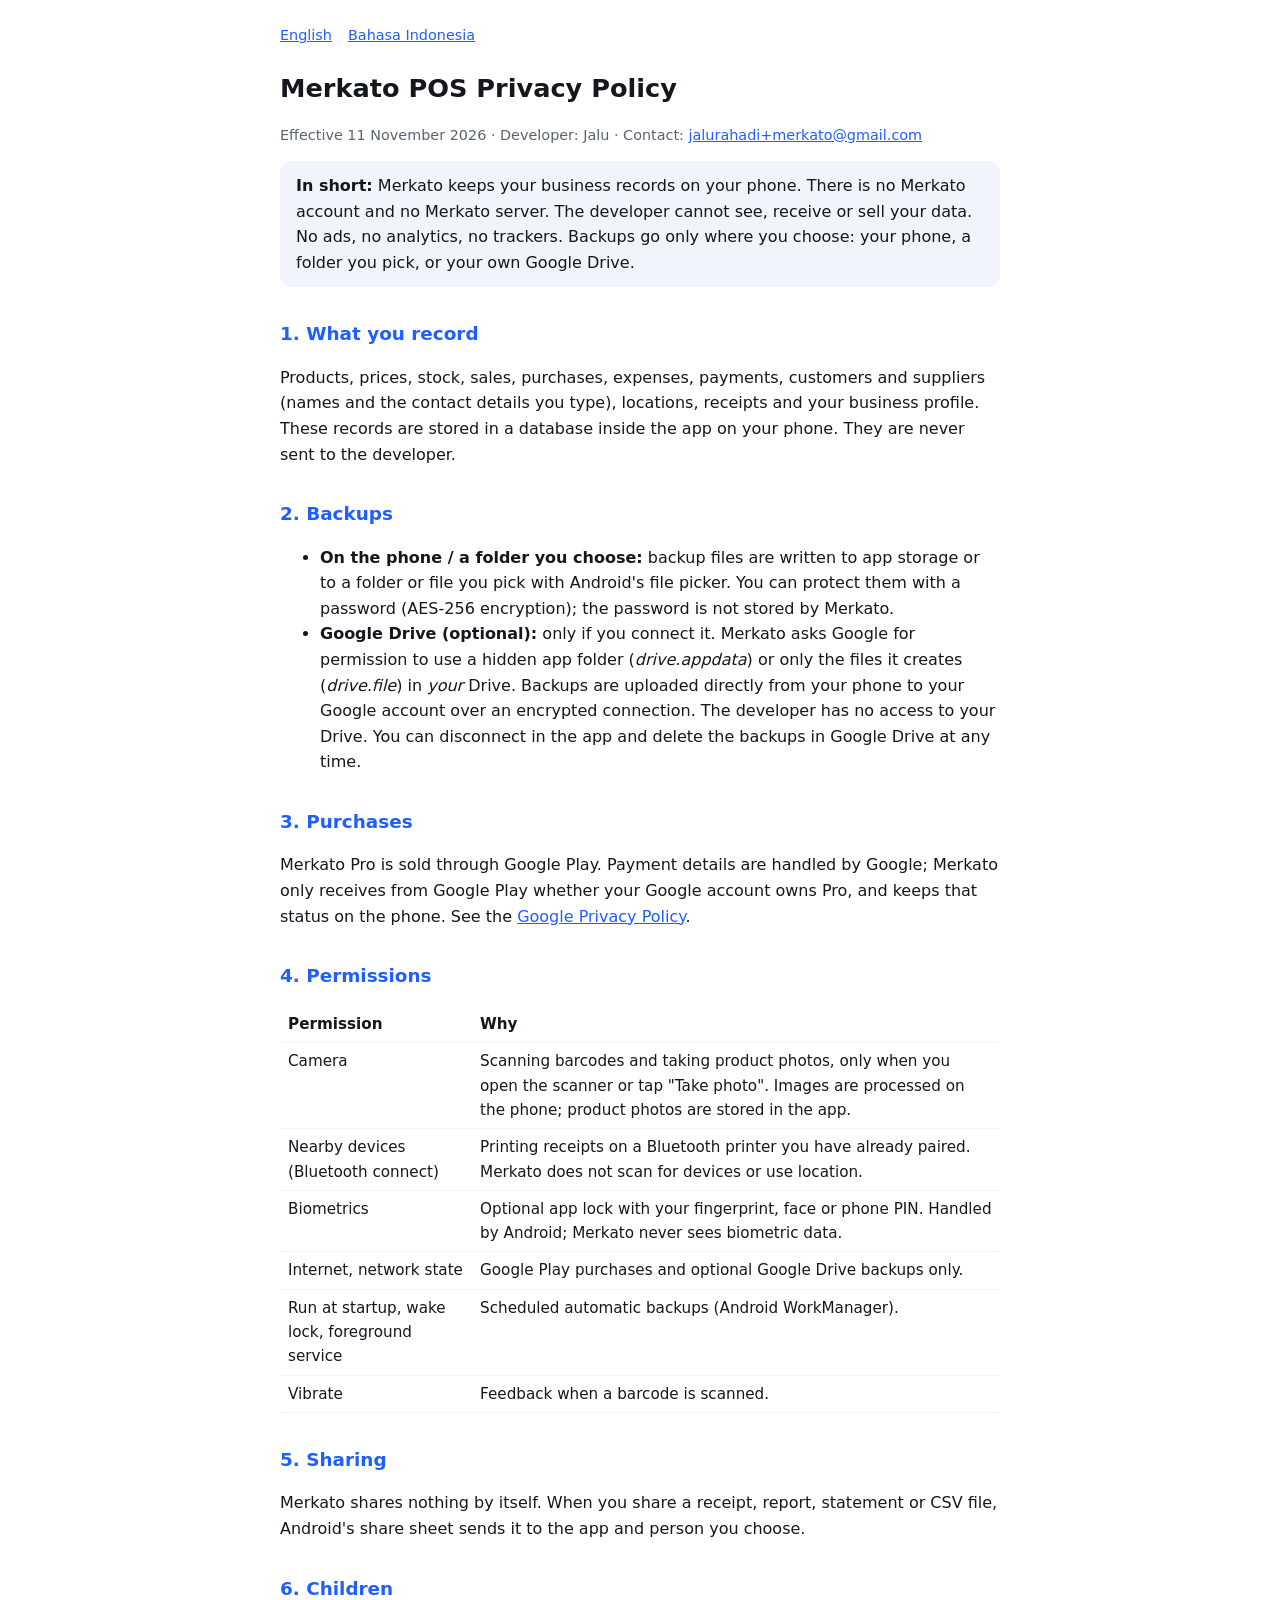
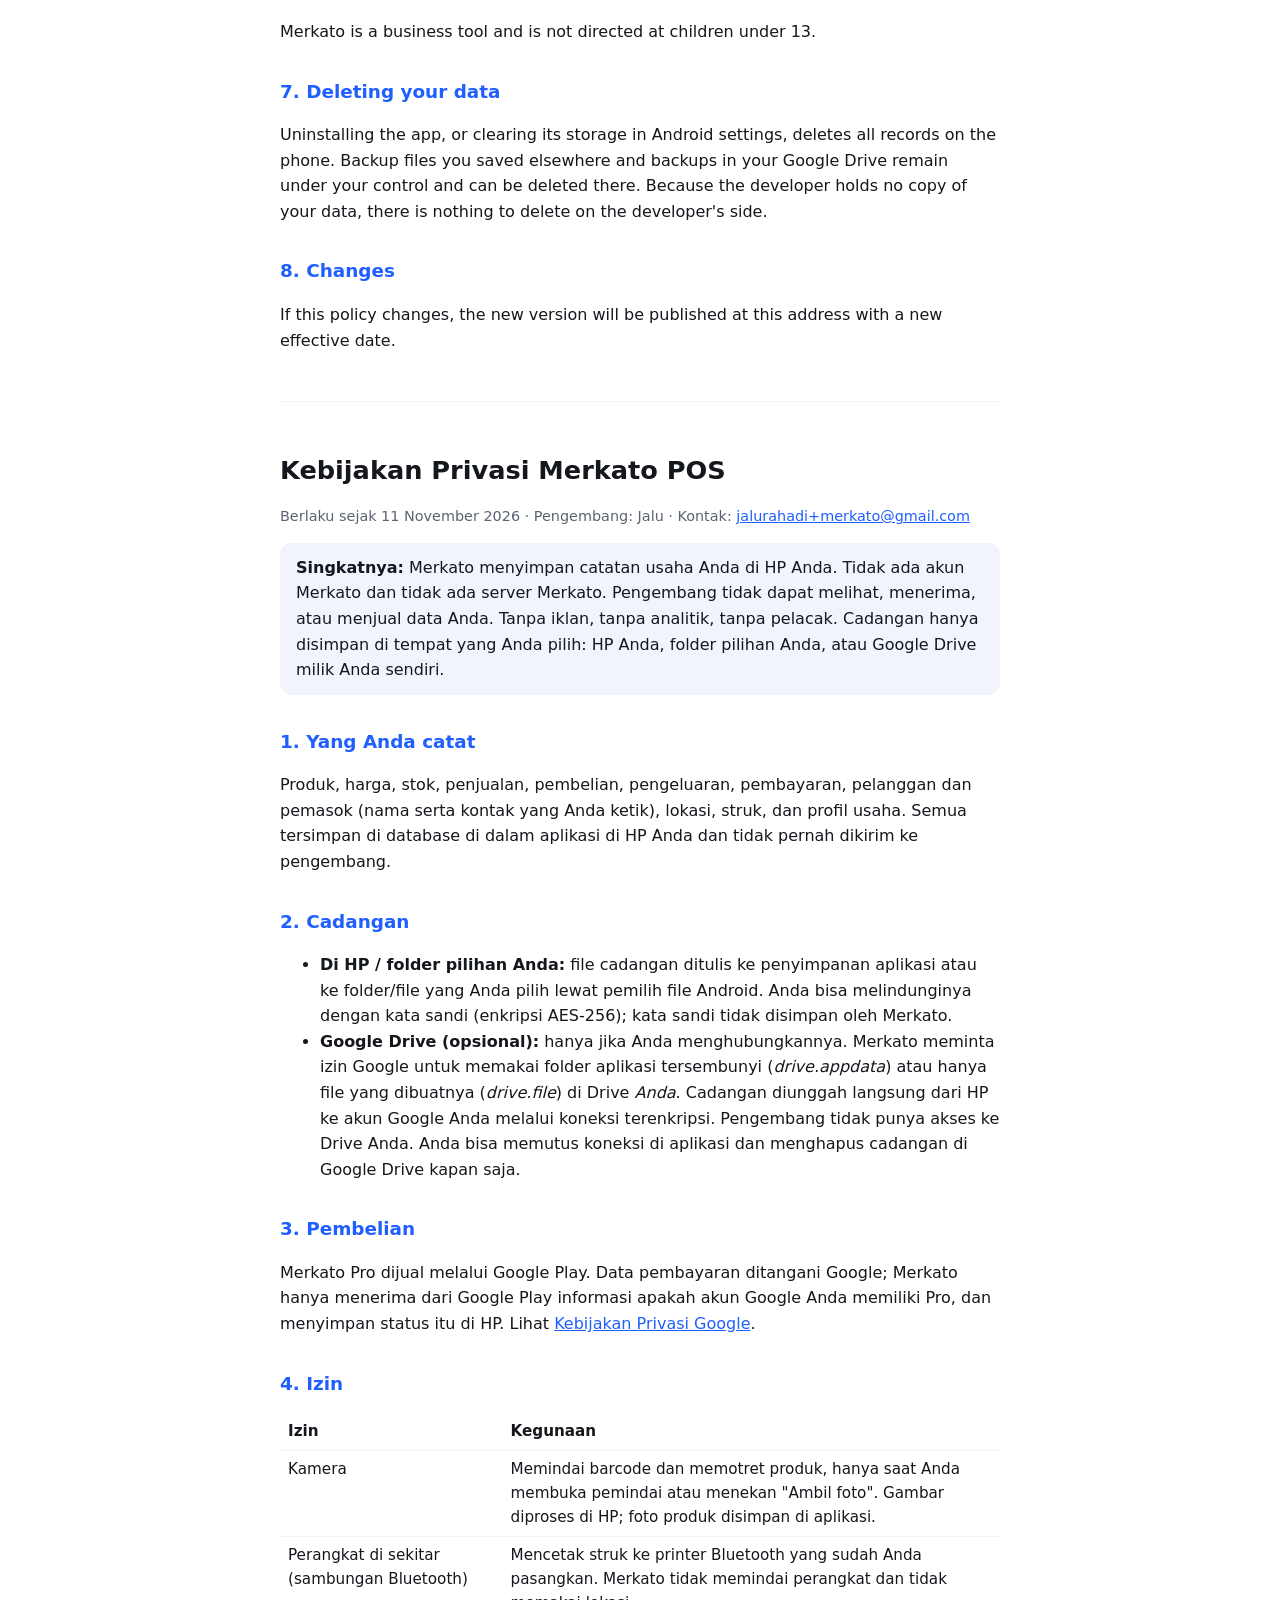
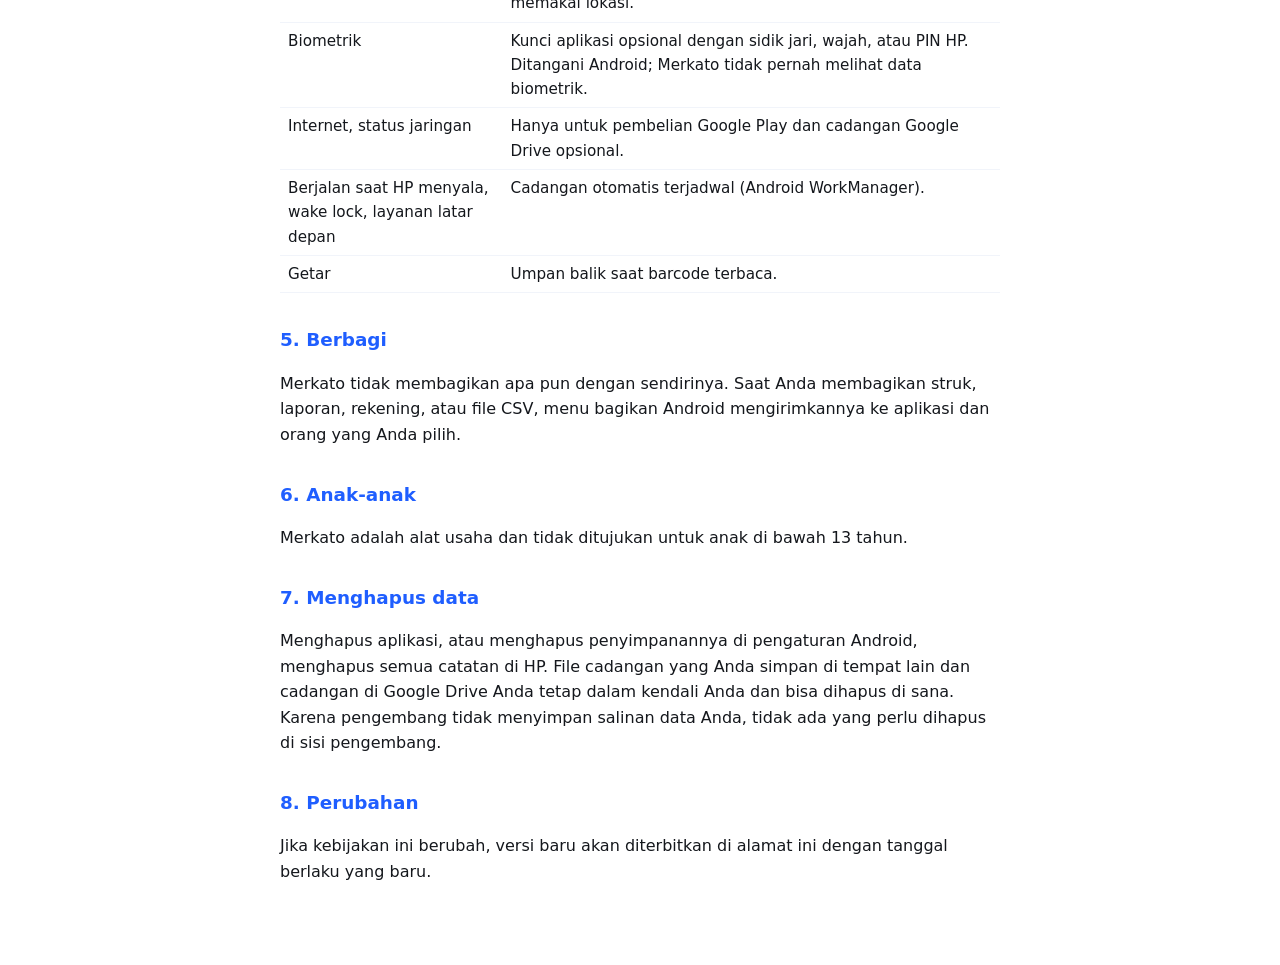
<file: privacy/merkato.html>
<!doctype html>
<html lang="en">
<head>
<meta charset="utf-8">
<meta name="viewport" content="width=device-width, initial-scale=1">
<title>Merkato POS — Privacy Policy</title>
<style>
  :root { --fg:#14171c; --muted:#5b6372; --bg:#ffffff; --accent:#1f5eff; --card:#f1f4fa; }
  @media (prefers-color-scheme: dark) { :root { --fg:#e2e4ea; --muted:#a3abb5; --bg:#101216; --accent:#9db8ff; --card:#1c2027; } }
  html { background: var(--bg); }
  body { font: 16px/1.6 system-ui, -apple-system, "Segoe UI", Roboto, sans-serif; color: var(--fg); background: var(--bg);
         max-width: 720px; margin: 0 auto; padding: 24px 16px 64px; }
  h1 { font-size: 1.6rem; margin-bottom: .25rem; }
  h2 { font-size: 1.15rem; margin-top: 2rem; color: var(--accent); }
  .muted { color: var(--muted); font-size: .9rem; }
  .box { background: var(--card); border-radius: 12px; padding: 12px 16px; }
  a { color: var(--accent); }
  hr { border: 0; border-top: 1px solid var(--card); margin: 3rem 0; }
  nav a { margin-right: 1rem; }
  table { border-collapse: collapse; width: 100%; font-size: .95rem; }
  td, th { text-align: left; vertical-align: top; padding: 6px 8px; border-bottom: 1px solid var(--card); }
</style>
</head>
<body>

<nav class="muted"><a href="#en">English</a><a href="#id">Bahasa Indonesia</a></nav>

<section id="en">
<h1>Merkato POS Privacy Policy</h1>
<p class="muted">Effective 11 November 2026 · Developer: Jalu · Contact: <a href="mailto:jalurahadi+merkato@gmail.com">jalurahadi+merkato@gmail.com</a></p>

<div class="box">
  <strong>In short:</strong> Merkato keeps your business records on your phone. There is no Merkato account and no Merkato server.
  The developer cannot see, receive or sell your data. No ads, no analytics, no trackers. Backups go only where you choose:
  your phone, a folder you pick, or your own Google Drive.
</div>

<h2>1. What you record</h2>
<p>Products, prices, stock, sales, purchases, expenses, payments, customers and suppliers (names and the contact details you type),
locations, receipts and your business profile. These records are stored in a database inside the app on your phone. They are
never sent to the developer.</p>

<h2>2. Backups</h2>
<ul>
  <li><strong>On the phone / a folder you choose:</strong> backup files are written to app storage or to a folder or file you pick with
  Android's file picker. You can protect them with a password (AES-256 encryption); the password is not stored by Merkato.</li>
  <li><strong>Google Drive (optional):</strong> only if you connect it. Merkato asks Google for permission to use a hidden app folder
  (<em>drive.appdata</em>) or only the files it creates (<em>drive.file</em>) in <em>your</em> Drive. Backups are uploaded directly from your
  phone to your Google account over an encrypted connection. The developer has no access to your Drive. You can disconnect in the
  app and delete the backups in Google Drive at any time.</li>
</ul>

<h2>3. Purchases</h2>
<p>Merkato Pro is sold through Google Play. Payment details are handled by Google; Merkato only receives from Google Play whether
your Google account owns Pro, and keeps that status on the phone. See the
<a href="https://policies.google.com/privacy">Google Privacy Policy</a>.</p>

<h2>4. Permissions</h2>
<table>
  <tr><th>Permission</th><th>Why</th></tr>
  <tr><td>Camera</td><td>Scanning barcodes and taking product photos, only when you open the scanner or tap "Take photo". Images are processed on the phone; product photos are stored in the app.</td></tr>
  <tr><td>Nearby devices (Bluetooth connect)</td><td>Printing receipts on a Bluetooth printer you have already paired. Merkato does not scan for devices or use location.</td></tr>
  <tr><td>Biometrics</td><td>Optional app lock with your fingerprint, face or phone PIN. Handled by Android; Merkato never sees biometric data.</td></tr>
  <tr><td>Internet, network state</td><td>Google Play purchases and optional Google Drive backups only.</td></tr>
  <tr><td>Run at startup, wake lock, foreground service</td><td>Scheduled automatic backups (Android WorkManager).</td></tr>
  <tr><td>Vibrate</td><td>Feedback when a barcode is scanned.</td></tr>
</table>

<h2>5. Sharing</h2>
<p>Merkato shares nothing by itself. When you share a receipt, report, statement or CSV file, Android's share sheet sends it to the
app and person you choose.</p>

<h2>6. Children</h2>
<p>Merkato is a business tool and is not directed at children under 13.</p>

<h2>7. Deleting your data</h2>
<p>Uninstalling the app, or clearing its storage in Android settings, deletes all records on the phone. Backup files you saved
elsewhere and backups in your Google Drive remain under your control and can be deleted there. Because the developer holds no
copy of your data, there is nothing to delete on the developer's side.</p>

<h2>8. Changes</h2>
<p>If this policy changes, the new version will be published at this address with a new effective date.</p>
</section>

<hr>

<section id="id">
<h1>Kebijakan Privasi Merkato POS</h1>
<p class="muted">Berlaku sejak 11 November 2026 · Pengembang: Jalu · Kontak: <a href="mailto:jalurahadi+merkato@gmail.com">jalurahadi+merkato@gmail.com</a></p>

<div class="box">
  <strong>Singkatnya:</strong> Merkato menyimpan catatan usaha Anda di HP Anda. Tidak ada akun Merkato dan tidak ada server Merkato.
  Pengembang tidak dapat melihat, menerima, atau menjual data Anda. Tanpa iklan, tanpa analitik, tanpa pelacak. Cadangan hanya
  disimpan di tempat yang Anda pilih: HP Anda, folder pilihan Anda, atau Google Drive milik Anda sendiri.
</div>

<h2>1. Yang Anda catat</h2>
<p>Produk, harga, stok, penjualan, pembelian, pengeluaran, pembayaran, pelanggan dan pemasok (nama serta kontak yang Anda ketik),
lokasi, struk, dan profil usaha. Semua tersimpan di database di dalam aplikasi di HP Anda dan tidak pernah dikirim ke pengembang.</p>

<h2>2. Cadangan</h2>
<ul>
  <li><strong>Di HP / folder pilihan Anda:</strong> file cadangan ditulis ke penyimpanan aplikasi atau ke folder/file yang Anda pilih lewat
  pemilih file Android. Anda bisa melindunginya dengan kata sandi (enkripsi AES-256); kata sandi tidak disimpan oleh Merkato.</li>
  <li><strong>Google Drive (opsional):</strong> hanya jika Anda menghubungkannya. Merkato meminta izin Google untuk memakai folder aplikasi
  tersembunyi (<em>drive.appdata</em>) atau hanya file yang dibuatnya (<em>drive.file</em>) di Drive <em>Anda</em>. Cadangan diunggah langsung
  dari HP ke akun Google Anda melalui koneksi terenkripsi. Pengembang tidak punya akses ke Drive Anda. Anda bisa memutus koneksi di
  aplikasi dan menghapus cadangan di Google Drive kapan saja.</li>
</ul>

<h2>3. Pembelian</h2>
<p>Merkato Pro dijual melalui Google Play. Data pembayaran ditangani Google; Merkato hanya menerima dari Google Play informasi apakah
akun Google Anda memiliki Pro, dan menyimpan status itu di HP. Lihat
<a href="https://policies.google.com/privacy?hl=id">Kebijakan Privasi Google</a>.</p>

<h2>4. Izin</h2>
<table>
  <tr><th>Izin</th><th>Kegunaan</th></tr>
  <tr><td>Kamera</td><td>Memindai barcode dan memotret produk, hanya saat Anda membuka pemindai atau menekan "Ambil foto". Gambar diproses di HP; foto produk disimpan di aplikasi.</td></tr>
  <tr><td>Perangkat di sekitar (sambungan Bluetooth)</td><td>Mencetak struk ke printer Bluetooth yang sudah Anda pasangkan. Merkato tidak memindai perangkat dan tidak memakai lokasi.</td></tr>
  <tr><td>Biometrik</td><td>Kunci aplikasi opsional dengan sidik jari, wajah, atau PIN HP. Ditangani Android; Merkato tidak pernah melihat data biometrik.</td></tr>
  <tr><td>Internet, status jaringan</td><td>Hanya untuk pembelian Google Play dan cadangan Google Drive opsional.</td></tr>
  <tr><td>Berjalan saat HP menyala, wake lock, layanan latar depan</td><td>Cadangan otomatis terjadwal (Android WorkManager).</td></tr>
  <tr><td>Getar</td><td>Umpan balik saat barcode terbaca.</td></tr>
</table>

<h2>5. Berbagi</h2>
<p>Merkato tidak membagikan apa pun dengan sendirinya. Saat Anda membagikan struk, laporan, rekening, atau file CSV, menu bagikan
Android mengirimkannya ke aplikasi dan orang yang Anda pilih.</p>

<h2>6. Anak-anak</h2>
<p>Merkato adalah alat usaha dan tidak ditujukan untuk anak di bawah 13 tahun.</p>

<h2>7. Menghapus data</h2>
<p>Menghapus aplikasi, atau menghapus penyimpanannya di pengaturan Android, menghapus semua catatan di HP. File cadangan yang Anda
simpan di tempat lain dan cadangan di Google Drive Anda tetap dalam kendali Anda dan bisa dihapus di sana. Karena pengembang tidak
menyimpan salinan data Anda, tidak ada yang perlu dihapus di sisi pengembang.</p>

<h2>8. Perubahan</h2>
<p>Jika kebijakan ini berubah, versi baru akan diterbitkan di alamat ini dengan tanggal berlaku yang baru.</p>
</section>

</body>
</html>
</file>
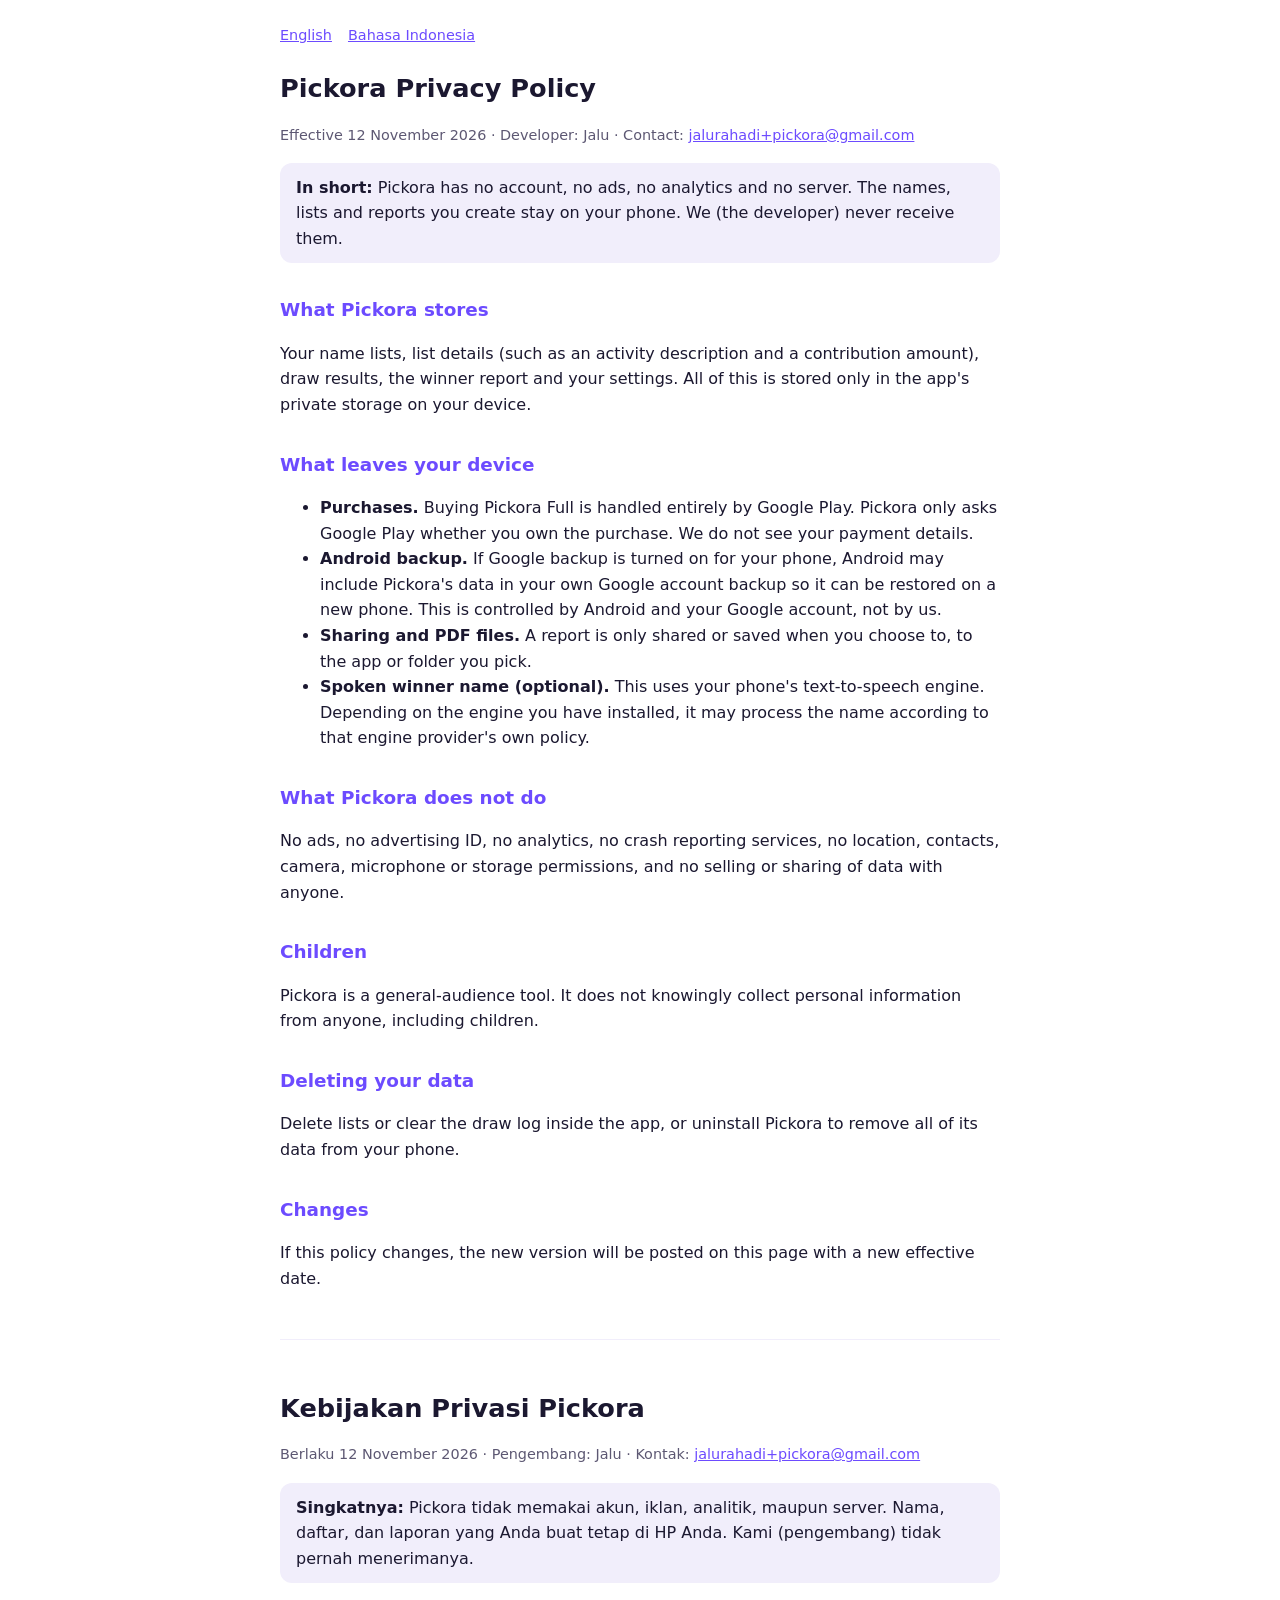
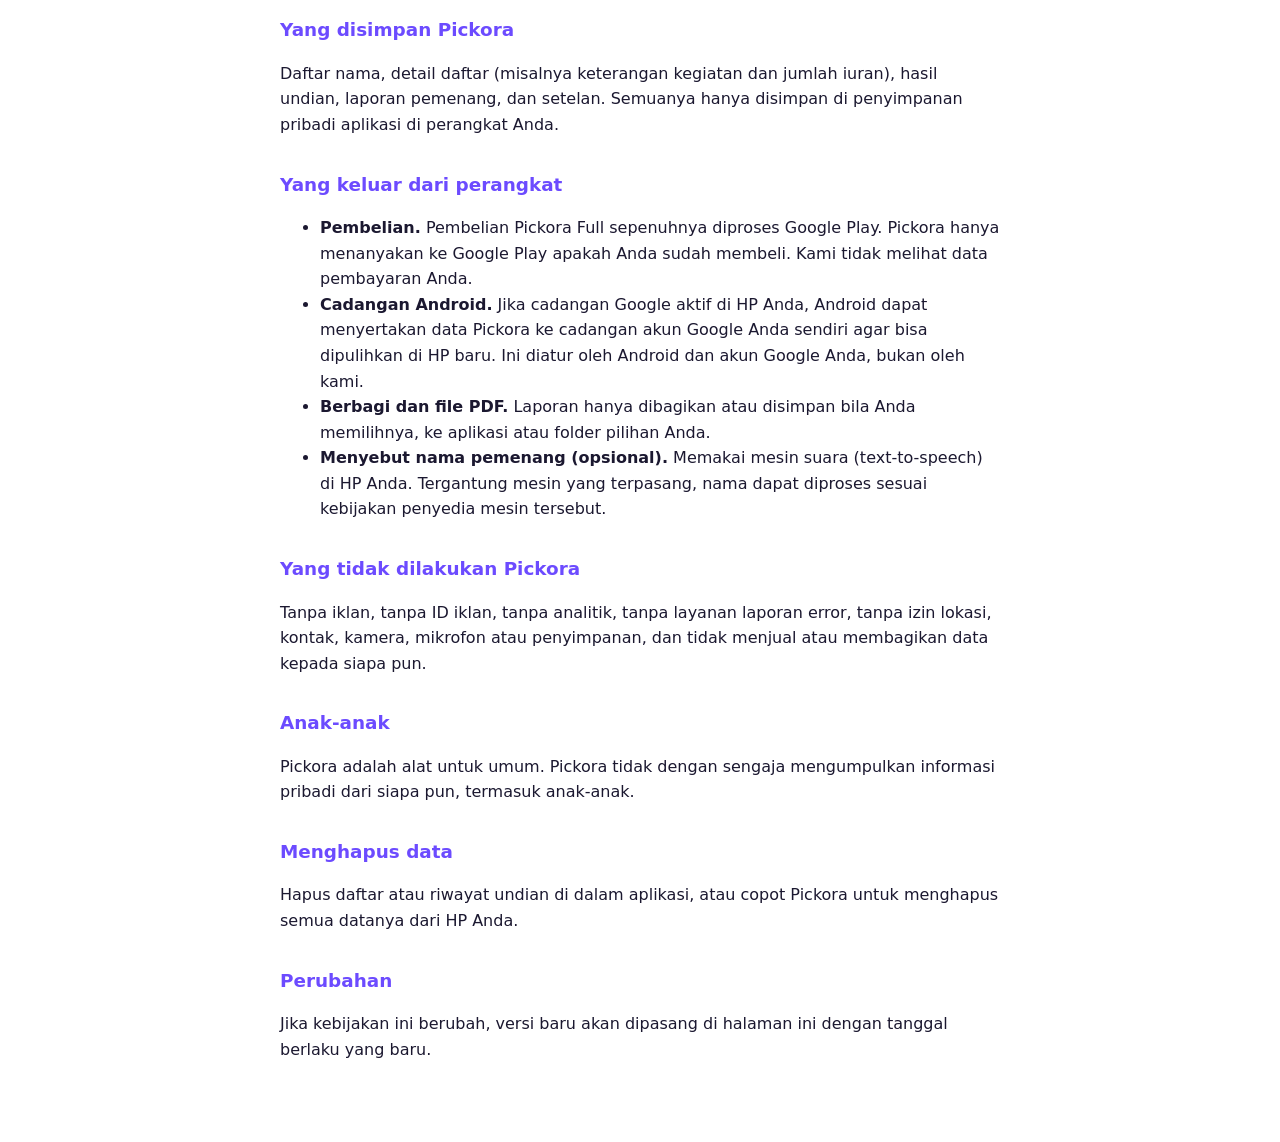
<file: privacy/pickora.html>
<!doctype html>
<html lang="en">
<head>
<meta charset="utf-8">
<meta name="viewport" content="width=device-width, initial-scale=1">
<title>Pickora — Privacy Policy</title>
<style>
  :root { --fg:#1b1830; --muted:#5d5873; --bg:#ffffff; --accent:#6c4bff; --card:#f1eefb; }
  @media (prefers-color-scheme: dark) { :root { --fg:#e8e4f5; --muted:#b0aac6; --bg:#110f1e; --accent:#b9a8ff; --card:#201c31; } }
  html { background: var(--bg); }
  body { font: 16px/1.6 system-ui, -apple-system, "Segoe UI", Roboto, sans-serif; color: var(--fg); background: var(--bg);
         max-width: 720px; margin: 0 auto; padding: 24px 16px 64px; }
  h1 { font-size: 1.6rem; margin-bottom: .25rem; }
  h2 { font-size: 1.15rem; margin-top: 2rem; color: var(--accent); }
  .muted { color: var(--muted); font-size: .9rem; }
  .box { background: var(--card); border-radius: 12px; padding: 12px 16px; }
  a { color: var(--accent); }
  hr { border: 0; border-top: 1px solid var(--card); margin: 3rem 0; }
  nav a { margin-right: 1rem; }
</style>
</head>
<body>

<nav class="muted"><a href="#en">English</a><a href="#id">Bahasa Indonesia</a></nav>

<section id="en">
<h1>Pickora Privacy Policy</h1>
<p class="muted">Effective 12 November 2026 · Developer: Jalu · Contact: <a href="mailto:jalurahadi+pickora@gmail.com">jalurahadi+pickora@gmail.com</a></p>

<p class="box"><strong>In short:</strong> Pickora has no account, no ads, no analytics and no server. The names, lists and
reports you create stay on your phone. We (the developer) never receive them.</p>

<h2>What Pickora stores</h2>
<p>Your name lists, list details (such as an activity description and a contribution amount), draw results, the winner
report and your settings. All of this is stored only in the app's private storage on your device.</p>

<h2>What leaves your device</h2>
<ul>
  <li><strong>Purchases.</strong> Buying Pickora Full is handled entirely by Google Play. Pickora only asks Google Play whether
  you own the purchase. We do not see your payment details.</li>
  <li><strong>Android backup.</strong> If Google backup is turned on for your phone, Android may include Pickora's data in your
  own Google account backup so it can be restored on a new phone. This is controlled by Android and your Google account,
  not by us.</li>
  <li><strong>Sharing and PDF files.</strong> A report is only shared or saved when you choose to, to the app or folder you pick.</li>
  <li><strong>Spoken winner name (optional).</strong> This uses your phone's text-to-speech engine. Depending on the engine you have
  installed, it may process the name according to that engine provider's own policy.</li>
</ul>

<h2>What Pickora does not do</h2>
<p>No ads, no advertising ID, no analytics, no crash reporting services, no location, contacts, camera, microphone or
storage permissions, and no selling or sharing of data with anyone.</p>

<h2>Children</h2>
<p>Pickora is a general-audience tool. It does not knowingly collect personal information from anyone, including children.</p>

<h2>Deleting your data</h2>
<p>Delete lists or clear the draw log inside the app, or uninstall Pickora to remove all of its data from your phone.</p>

<h2>Changes</h2>
<p>If this policy changes, the new version will be posted on this page with a new effective date.</p>
</section>

<hr>

<section id="id">
<h1>Kebijakan Privasi Pickora</h1>
<p class="muted">Berlaku 12 November 2026 · Pengembang: Jalu · Kontak: <a href="mailto:jalurahadi+pickora@gmail.com">jalurahadi+pickora@gmail.com</a></p>

<p class="box"><strong>Singkatnya:</strong> Pickora tidak memakai akun, iklan, analitik, maupun server. Nama, daftar, dan laporan
yang Anda buat tetap di HP Anda. Kami (pengembang) tidak pernah menerimanya.</p>

<h2>Yang disimpan Pickora</h2>
<p>Daftar nama, detail daftar (misalnya keterangan kegiatan dan jumlah iuran), hasil undian, laporan pemenang, dan setelan.
Semuanya hanya disimpan di penyimpanan pribadi aplikasi di perangkat Anda.</p>

<h2>Yang keluar dari perangkat</h2>
<ul>
  <li><strong>Pembelian.</strong> Pembelian Pickora Full sepenuhnya diproses Google Play. Pickora hanya menanyakan ke Google Play
  apakah Anda sudah membeli. Kami tidak melihat data pembayaran Anda.</li>
  <li><strong>Cadangan Android.</strong> Jika cadangan Google aktif di HP Anda, Android dapat menyertakan data Pickora ke cadangan
  akun Google Anda sendiri agar bisa dipulihkan di HP baru. Ini diatur oleh Android dan akun Google Anda, bukan oleh kami.</li>
  <li><strong>Berbagi dan file PDF.</strong> Laporan hanya dibagikan atau disimpan bila Anda memilihnya, ke aplikasi atau folder pilihan Anda.</li>
  <li><strong>Menyebut nama pemenang (opsional).</strong> Memakai mesin suara (text-to-speech) di HP Anda. Tergantung mesin yang
  terpasang, nama dapat diproses sesuai kebijakan penyedia mesin tersebut.</li>
</ul>

<h2>Yang tidak dilakukan Pickora</h2>
<p>Tanpa iklan, tanpa ID iklan, tanpa analitik, tanpa layanan laporan error, tanpa izin lokasi, kontak, kamera, mikrofon atau
penyimpanan, dan tidak menjual atau membagikan data kepada siapa pun.</p>

<h2>Anak-anak</h2>
<p>Pickora adalah alat untuk umum. Pickora tidak dengan sengaja mengumpulkan informasi pribadi dari siapa pun, termasuk anak-anak.</p>

<h2>Menghapus data</h2>
<p>Hapus daftar atau riwayat undian di dalam aplikasi, atau copot Pickora untuk menghapus semua datanya dari HP Anda.</p>

<h2>Perubahan</h2>
<p>Jika kebijakan ini berubah, versi baru akan dipasang di halaman ini dengan tanggal berlaku yang baru.</p>
</section>

</body>
</html>
</file>
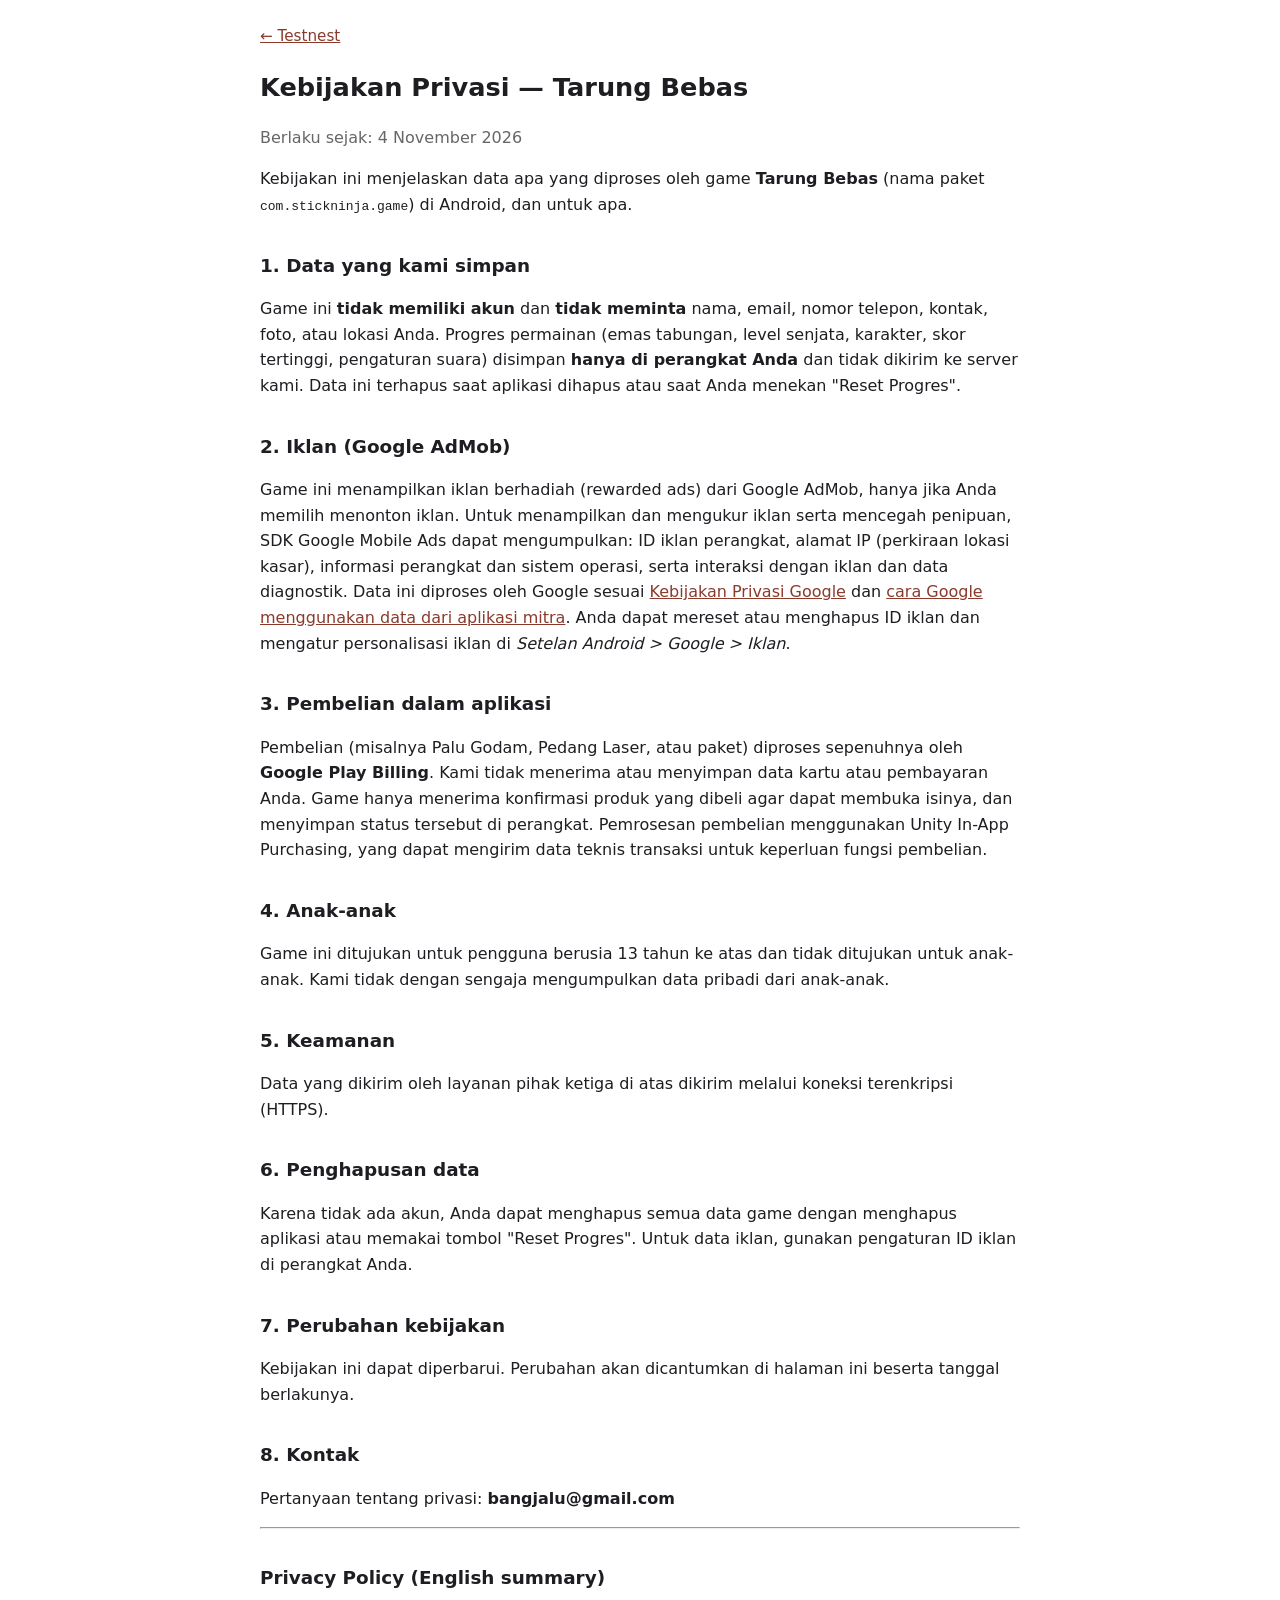
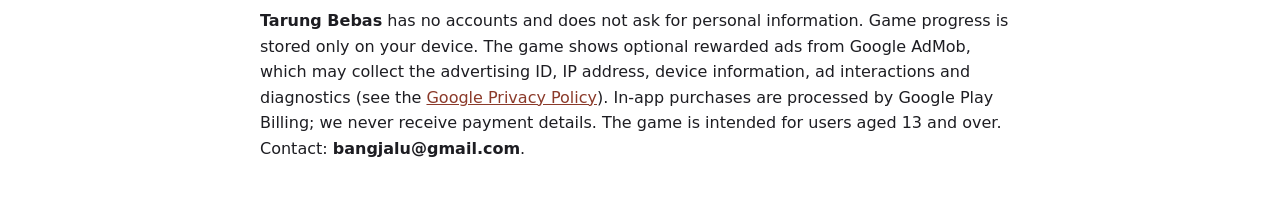
<file: privacy/tarung-bebas.html>
<!doctype html>
<html lang="id">
<head>
<meta charset="utf-8">
<meta name="viewport" content="width=device-width, initial-scale=1">
<title>Kebijakan Privasi - Tarung Bebas</title>
<style>
  body { font-family: system-ui, -apple-system, "Segoe UI", Roboto, sans-serif; max-width: 760px; margin: 0 auto; padding: 24px 16px; line-height: 1.6; color: #1d1d22; background: #fff; }
  h1 { font-size: 1.6rem; } h2 { font-size: 1.15rem; margin-top: 1.8em; }
  .muted { color: #666; }
  a { color: #8b3a2a; }
  .back { margin: 0 0 1.2em; font-size: 0.95rem; }
</style>
</head>
<body>
<p class="back muted"><a href="../">← Testnest</a></p>
<h1>Kebijakan Privasi — Tarung Bebas</h1>
<p class="muted">Berlaku sejak: 4 November 2026</p>

<p>Kebijakan ini menjelaskan data apa yang diproses oleh game <b>Tarung Bebas</b> (nama paket <code>com.stickninja.game</code>) di Android, dan untuk apa.</p>

<h2>1. Data yang kami simpan</h2>
<p>Game ini <b>tidak memiliki akun</b> dan <b>tidak meminta</b> nama, email, nomor telepon, kontak, foto, atau lokasi Anda. Progres permainan (emas tabungan, level senjata, karakter, skor tertinggi, pengaturan suara) disimpan <b>hanya di perangkat Anda</b> dan tidak dikirim ke server kami. Data ini terhapus saat aplikasi dihapus atau saat Anda menekan "Reset Progres".</p>

<h2>2. Iklan (Google AdMob)</h2>
<p>Game ini menampilkan iklan berhadiah (rewarded ads) dari Google AdMob, hanya jika Anda memilih menonton iklan. Untuk menampilkan dan mengukur iklan serta mencegah penipuan, SDK Google Mobile Ads dapat mengumpulkan: ID iklan perangkat, alamat IP (perkiraan lokasi kasar), informasi perangkat dan sistem operasi, serta interaksi dengan iklan dan data diagnostik. Data ini diproses oleh Google sesuai <a href="https://policies.google.com/privacy">Kebijakan Privasi Google</a> dan <a href="https://policies.google.com/technologies/partner-sites">cara Google menggunakan data dari aplikasi mitra</a>. Anda dapat mereset atau menghapus ID iklan dan mengatur personalisasi iklan di <i>Setelan Android &gt; Google &gt; Iklan</i>.</p>

<h2>3. Pembelian dalam aplikasi</h2>
<p>Pembelian (misalnya Palu Godam, Pedang Laser, atau paket) diproses sepenuhnya oleh <b>Google Play Billing</b>. Kami tidak menerima atau menyimpan data kartu atau pembayaran Anda. Game hanya menerima konfirmasi produk yang dibeli agar dapat membuka isinya, dan menyimpan status tersebut di perangkat. Pemrosesan pembelian menggunakan Unity In-App Purchasing, yang dapat mengirim data teknis transaksi untuk keperluan fungsi pembelian.</p>

<h2>4. Anak-anak</h2>
<p>Game ini ditujukan untuk pengguna berusia 13 tahun ke atas dan tidak ditujukan untuk anak-anak. Kami tidak dengan sengaja mengumpulkan data pribadi dari anak-anak.</p>

<h2>5. Keamanan</h2>
<p>Data yang dikirim oleh layanan pihak ketiga di atas dikirim melalui koneksi terenkripsi (HTTPS).</p>

<h2>6. Penghapusan data</h2>
<p>Karena tidak ada akun, Anda dapat menghapus semua data game dengan menghapus aplikasi atau memakai tombol "Reset Progres". Untuk data iklan, gunakan pengaturan ID iklan di perangkat Anda.</p>

<h2>7. Perubahan kebijakan</h2>
<p>Kebijakan ini dapat diperbarui. Perubahan akan dicantumkan di halaman ini beserta tanggal berlakunya.</p>

<h2>8. Kontak</h2>
<p>Pertanyaan tentang privasi: <b>bangjalu@gmail.com</b></p>

<hr>
<h2>Privacy Policy (English summary)</h2>
<p><b>Tarung Bebas</b> has no accounts and does not ask for personal information. Game progress is stored only on your device. The game shows optional rewarded ads from Google AdMob, which may collect the advertising ID, IP address, device information, ad interactions and diagnostics (see the <a href="https://policies.google.com/privacy">Google Privacy Policy</a>). In-app purchases are processed by Google Play Billing; we never receive payment details. The game is intended for users aged 13 and over. Contact: <b>bangjalu@gmail.com</b>.</p>
</body>
</html>
</file>
<file: css/style.css>
/* Aplikasi Jalu — ink & paper */
:root {
  --paper: #f3ede2;
  --paper-2: #ebe3d4;
  --card: #fbf8f2;
  --ink: #1f1b16;
  --ink-2: #463f36;
  --ink-3: #685e51;
  --rule: #d5cbb9;
  --rule-strong: #b9ad98;
  --accent: #a9411d;
  --accent-ink: #ffffff;
  --green: #2c5a4c;
  --slate: #2f566f;
  --amber: #f0c04d;
  --amber-ink: #2a2004;
  --notice: #f7e6c4;
  --band-bg: #1f1b16;
  --band-fg: #f3ede2;
  --shadow: 0 1px 0 rgba(31,27,22,.04), 0 8px 24px -14px rgba(31,27,22,.28);
  --serif: "Iowan Old Style", "Palatino Linotype", Palatino, "Book Antiqua", "URW Palladio L", "Noto Serif", Georgia, serif;
  --sans: system-ui, -apple-system, "Segoe UI", Roboto, "Noto Sans", "Helvetica Neue", Arial, sans-serif;
  --mono: ui-monospace, "SF Mono", "Cascadia Mono", Menlo, Consolas, "Roboto Mono", monospace;
  --radius: 14px;
  --icon-radius: 22.5%;
  --header-h: 4rem;
}
@media (prefers-color-scheme: dark) {
  :root {
    --paper: #1a1713;
    --paper-2: #211d18;
    --card: #25211b;
    --ink: #f1ebdf;
    --ink-2: #d2c8b7;
    --ink-3: #a99e8b;
    --rule: #3b342b;
    --rule-strong: #5a5044;
    --accent: #e3825a;
    --accent-ink: #1a1713;
    --green: #8cc5ae;
    --slate: #9cc3dd;
    --amber: #e9b93f;
    --amber-ink: #211903;
    --notice: #3a2f1c;
    --band-bg: #0f0d0a;
    --band-fg: #f1ebdf;
    --shadow: 0 10px 28px -16px rgba(0,0,0,.7);
  }
}

*, *::before, *::after { box-sizing: border-box; }
html { -webkit-text-size-adjust: 100%; text-size-adjust: 100%; scroll-behavior: smooth; scroll-padding-top: calc(var(--header-h) + 1rem); }
html.has-dialog { overflow: hidden; }
body {
  margin: 0;
  background: var(--paper);
  color: var(--ink);
  font: 400 1rem/1.6 var(--sans);
  text-rendering: optimizeLegibility;
  -webkit-font-smoothing: antialiased;
}
img { max-width: 100%; display: block; }
a { color: inherit; text-decoration-thickness: 1px; text-underline-offset: .18em; }
a:hover { text-decoration-color: var(--accent); }
:focus-visible { outline: 2.5px solid var(--accent); outline-offset: 3px; border-radius: 4px; }
h1, h2, h3, h4 { font-family: var(--serif); font-weight: 600; line-height: 1.12; margin: 0; letter-spacing: -.01em; }
p { margin: 0; }
abbr[title] { text-decoration: none; }
code { font-family: var(--mono); font-size: .875em; }
[hidden] { display: none !important; }

.wrap { width: 100%; max-width: 76rem; margin: 0 auto; padding: 0 1.25rem; }
@media (min-width: 720px) { .wrap { padding: 0 2rem; } }

.visually-hidden {
  position: absolute !important; width: 1px; height: 1px; padding: 0; margin: -1px;
  overflow: hidden; clip: rect(0 0 0 0); white-space: nowrap; border: 0;
}
.skip {
  position: absolute; left: 1rem; top: -4rem; z-index: 100;
  background: var(--ink); color: var(--paper); padding: .6rem 1rem; border-radius: 8px; text-decoration: none;
}
.skip:focus { top: .75rem; }

.kicker {
  font: 600 .75rem/1.3 var(--mono);
  letter-spacing: .12em; text-transform: uppercase; color: var(--ink-3);
}
.small { font-size: .875rem; color: var(--ink-3); }

/* ---------- header ---------- */
.site-header {
  position: sticky; top: 0; z-index: 20;
  background: color-mix(in srgb, var(--paper) 92%, transparent);
  -webkit-backdrop-filter: blur(8px); backdrop-filter: blur(8px);
  border-bottom: 1px solid var(--rule);
}
@supports not (background: color-mix(in srgb, red 50%, blue)) { .site-header { background: var(--paper); } }
.header-inner { display: flex; align-items: center; justify-content: space-between; gap: 1rem; min-height: var(--header-h); }
.brand { display: inline-flex; align-items: center; gap: .65rem; text-decoration: none; }
.brand-mark {
  position: relative; display: inline-grid; place-items: center;
  width: 2.1rem; height: 2.1rem; border-radius: 9px;
  background: var(--ink); color: var(--paper);
  font: 700 1.3rem/1 var(--serif); padding-top: .1rem;
}
.brand-mark::after {
  content: ""; position: absolute; right: .3rem; bottom: .3rem;
  width: .32rem; height: .32rem; border-radius: 50%; background: var(--accent);
}
.brand-mark--sm { width: 1.5rem; height: 1.5rem; border-radius: 6px; font-size: .95rem; vertical-align: -.35rem; margin-right: .35rem; }
.brand-mark--sm::after { right: .18rem; bottom: .18rem; width: .22rem; height: .22rem; }
.brand-text { display: flex; align-items: baseline; gap: .55rem; }
.brand-name { font: 600 1.35rem/1 var(--serif); letter-spacing: -.01em; }
.brand-sub { font-size: .8rem; color: var(--ink-3); }
.header-nav { display: flex; align-items: center; gap: .35rem; }
.nav-link {
  text-decoration: none; font-size: .925rem; font-weight: 500; color: var(--ink-2);
  padding: .55rem .7rem; border-radius: 8px;
}
.nav-link:hover { color: var(--ink); background: var(--paper-2); }
.nav-test { color: var(--accent); }
.lang {
  display: inline-flex; margin-left: .35rem;
  border: 1.5px solid var(--ink); border-radius: 999px; padding: 2px;
}
.lang-btn {
  appearance: none; border: 0; background: transparent; color: var(--ink);
  font: 700 .78rem/1 var(--mono); letter-spacing: .06em;
  min-width: 2.6rem; min-height: 2rem; padding: 0 .65rem; border-radius: 999px; cursor: pointer;
}
.lang-btn[aria-pressed="true"] { background: var(--ink); color: var(--paper); }
.lang-btn:not([aria-pressed="true"]):hover { background: var(--paper-2); }
html:not(.js) .lang, html:not(.js) .filters-wrap { display: none; }
@media (max-width: 560px) { .nav-apps { display: none; } }
@media (max-width: 440px) { .brand-sub { display: none; } .nav-link { padding: .5rem .45rem; font-size: .875rem; } }

/* ---------- hero ---------- */
.hero { display: grid; gap: 2.5rem; padding-top: clamp(2.5rem, 7vw, 5.5rem); padding-bottom: clamp(2.5rem, 6vw, 4.5rem); }
@media (min-width: 920px) { .hero { grid-template-columns: minmax(0, 1.25fr) minmax(0, 1fr); align-items: end; gap: 4rem; } }
.hero h1 {
  font-size: clamp(2.35rem, 6.4vw, 4.4rem); line-height: 1.02; letter-spacing: -.025em;
  max-width: 13ch; margin: 1rem 0 1.4rem; text-wrap: balance;
}
.lede { font-size: clamp(1.05rem, 1.6vw, 1.2rem); color: var(--ink-2); max-width: 36rem; text-wrap: pretty; }
.hero-status { display: flex; gap: .6rem; align-items: baseline; margin-top: 1.4rem; font-size: .95rem; color: var(--ink-2); max-width: 36rem; }
.status-dot { flex: none; width: .55rem; height: .55rem; border-radius: 50%; background: var(--amber); box-shadow: 0 0 0 3px color-mix(in srgb, var(--amber) 30%, transparent); transform: translateY(-.05rem); display: inline-block; }
.hero-meta { margin-top: 1.6rem; font: 500 .8rem/1 var(--mono); letter-spacing: .06em; text-transform: uppercase; color: var(--ink-3); }

.mosaic {
  list-style: none; margin: 0; padding: clamp(.9rem, 2.4vw, 1.5rem);
  display: grid; grid-template-columns: repeat(6, 1fr); gap: clamp(.45rem, 1.4vw, .8rem);
  background: var(--paper-2); border: 1px solid var(--rule); border-radius: 20px;
}
.mosaic a { display: block; border-radius: var(--icon-radius); }
.mosaic img {
  width: 100%; height: auto; aspect-ratio: 1; border-radius: var(--icon-radius);
  box-shadow: 0 0 0 1px rgba(31,27,22,.08), 0 4px 10px -6px rgba(31,27,22,.45);
  transition: transform .2s ease;
}
.mosaic a:hover img { transform: translateY(-3px) rotate(-2deg); }

/* ---------- apps ---------- */
.apps { padding: clamp(2.5rem, 6vw, 4.5rem) 0 clamp(3rem, 7vw, 5.5rem); border-top: 1px solid var(--rule); outline: none; }
.apps-head { display: flex; flex-wrap: wrap; align-items: end; justify-content: space-between; gap: 1rem 2rem; }
.apps-head h2 { font-size: clamp(1.8rem, 3.6vw, 2.5rem); }
.filters-wrap { max-width: 100%; }
.filters {
  list-style: none; margin: 0; padding: .2rem .1rem .45rem; display: flex; gap: .45rem;
  overflow-x: auto; scrollbar-width: thin; -webkit-overflow-scrolling: touch;
}
@media (min-width: 920px) { .filters { flex-wrap: wrap; justify-content: flex-end; overflow: visible; } }
.chip {
  appearance: none; white-space: nowrap; cursor: pointer;
  font: 500 .875rem/1 var(--sans); color: var(--ink-2);
  background: transparent; border: 1px solid var(--rule-strong); border-radius: 999px;
  min-height: 2.4rem; padding: 0 .95rem;
}
.chip:hover { border-color: var(--ink); color: var(--ink); }
.chip[aria-pressed="true"] { background: var(--ink); border-color: var(--ink); color: var(--paper); }

.legend { margin: 1.25rem 0 0; font-size: .875rem; color: var(--ink-3); }
.legend summary { cursor: pointer; width: max-content; padding: .3rem 0; font-weight: 500; }
.legend ul { list-style: none; margin: .5rem 0 0; padding: 0; display: grid; gap: .45rem; }
@media (min-width: 720px) { .legend ul { grid-template-columns: repeat(auto-fill, minmax(17rem, 1fr)); } }

.app-list { margin-top: 2rem; }
.group { padding: 1.75rem 0 2rem; border-top: 1.5px solid var(--ink); display: grid; gap: 1.1rem; }
.group:first-child { border-top-width: 1.5px; }
@media (min-width: 960px) {
  .group { grid-template-columns: 13rem minmax(0, 1fr); gap: 2.5rem; padding: 2rem 0 2.5rem; }
  .group-head { position: sticky; top: calc(var(--header-h) + 1.25rem); align-self: start; }
}
.group-head { display: flex; align-items: baseline; justify-content: space-between; gap: 1rem; }
@media (min-width: 960px) { .group-head { flex-direction: column; justify-content: flex-start; gap: .5rem; } }
.group-head h3 { font-size: 1.45rem; }
.group-count { font: 500 .8rem/1 var(--mono); color: var(--ink-3); }
.group-count::before { content: "— "; }

.cards { list-style: none; margin: 0; padding: 0; display: grid; gap: .9rem; }
@media (min-width: 640px) { .cards { grid-template-columns: repeat(2, minmax(0, 1fr)); gap: 1rem; } }

.card {
  position: relative; display: grid; grid-template-columns: auto minmax(0, 1fr); gap: 1rem;
  align-items: start; padding: 1.15rem 1.15rem 1.2rem;
  background: var(--card); border: 1px solid var(--rule); border-radius: var(--radius);
  transition: border-color .15s ease, transform .2s ease, box-shadow .2s ease;
}
.js .card { cursor: pointer; }
.js .card:hover { border-color: var(--rule-strong); transform: translateY(-2px); box-shadow: var(--shadow); }
.card:focus-within { border-color: var(--ink-3); }
.card-num { position: absolute; top: .8rem; right: .95rem; font: 500 .7rem/1 var(--mono); color: var(--ink-3); letter-spacing: .05em; }
.app-icon {
  width: 72px; height: 72px; border-radius: var(--icon-radius);
  box-shadow: 0 0 0 1px rgba(31,27,22,.1), 0 3px 8px -4px rgba(31,27,22,.4);
  background: var(--paper-2);
}
@media (max-width: 380px) { .app-icon { width: 60px; height: 60px; } }
.card-body { min-width: 0; }
.card-title { font-size: 1.25rem; padding-right: 1.6rem; margin-top: .1rem; }
.card-link { text-decoration: none; }
.js .card-link::after { content: ""; position: absolute; inset: 0; border-radius: var(--radius); }
.js .card-link:focus-visible { outline: none; }
.js .card-link:focus-visible::after { outline: 2.5px solid var(--accent); outline-offset: 2px; }
.card-short { margin-top: .35rem; color: var(--ink-2); font-size: .95rem; line-height: 1.5; text-wrap: pretty; }

.badges { list-style: none; margin: .75rem 0 0; padding: 0; display: flex; flex-wrap: wrap; gap: .35rem; }
.badge {
  display: inline-block; font: 600 .72rem/1.2 var(--sans); letter-spacing: .02em;
  padding: .22rem .5rem; border-radius: 5px; border: 1px solid currentColor; white-space: nowrap;
}
.badge--noAds { color: var(--green); }
.badge--oneTime { color: var(--ink-2); }
.badge--onDevice { color: var(--slate); }
.badge--kids { color: var(--accent); }
.badge--hasAds { background: var(--amber); border-color: var(--amber); color: var(--amber-ink); }

/* no-JS fallback: details inline under each card */
.nojs-more { margin-top: .9rem; font-size: .925rem; }
.nojs-more summary { cursor: pointer; font-weight: 600; color: var(--accent); }
.nojs-more > * + * { margin-top: .75rem; }
.js .nojs-more { display: none; }

/* ---------- shared detail content ---------- */
.detail-long { color: var(--ink-2); line-height: 1.65; text-wrap: pretty; }
.notice {
  background: var(--notice); border-left: 3px solid var(--accent);
  padding: .7rem .9rem; border-radius: 0 8px 8px 0; font-size: .95rem; color: var(--ink);
}
.tester { margin-top: 1.25rem; padding: 1rem 1.1rem; border: 1px dashed var(--rule-strong); border-radius: 12px; }
.tester--open { border-style: solid; border-color: var(--accent); }
.status-pill { display: inline-flex; align-items: center; gap: .55rem; font-weight: 600; color: var(--ink); }
.status-pill .status-dot { transform: none; }
.tester-note { margin-top: .5rem; font-size: .9rem; color: var(--ink-3); }
.tester-note a { color: var(--ink-2); font-weight: 500; }
.facts { margin: 1.25rem 0 0; display: grid; gap: .5rem; font-size: .85rem; }
.facts div { display: flex; flex-wrap: wrap; gap: .25rem .75rem; }
.facts dt { color: var(--ink-3); min-width: 9.5rem; }
.facts dd { margin: 0; color: var(--ink-2); word-break: break-word; }
.privacy-note { margin-top: .9rem; font-size: .8rem; color: var(--ink-3); }

.btn {
  display: inline-flex; align-items: center; justify-content: center; gap: .45rem;
  min-height: 2.9rem; padding: 0 1.25rem; border-radius: 999px;
  font: 600 1rem/1 var(--sans); text-decoration: none; cursor: pointer; border: 1.5px solid transparent;
}
.btn--primary { background: var(--accent); color: var(--accent-ink); }
.btn--primary:hover { filter: brightness(1.08); }

/* ---------- testing ---------- */
.testing { background: var(--band-bg); color: var(--band-fg); padding: clamp(3rem, 8vw, 5.5rem) 0; outline: none; }
.testing :focus-visible { outline-color: var(--amber); }
.testing .kicker { color: color-mix(in srgb, var(--band-fg) 65%, var(--band-bg)); }
.testing-inner { display: grid; gap: 2rem; }
@media (min-width: 920px) {
  .testing-inner { grid-template-columns: minmax(0, 1fr) minmax(0, 1.1fr); column-gap: 4rem; row-gap: 1.5rem; }
  .testing-head { grid-row: span 2; }
}
.testing h2 { font-size: clamp(2rem, 4.6vw, 3.1rem); margin: .8rem 0 1rem; }
.testing-head p:last-child { color: color-mix(in srgb, var(--band-fg) 82%, var(--band-bg)); font-size: 1.075rem; max-width: 32rem; }
.steps { list-style: none; counter-reset: s; margin: 0; padding: 0; display: grid; gap: 1.1rem; }
.steps li {
  counter-increment: s; display: grid; grid-template-columns: 2.6rem 1fr; gap: .9rem; align-items: baseline;
  padding-bottom: 1.1rem; border-bottom: 1px solid color-mix(in srgb, var(--band-fg) 18%, var(--band-bg));
  font-size: 1.05rem;
}
.steps li::before { content: counter(s, decimal-leading-zero); font: 600 1.6rem/1 var(--serif); color: var(--amber); }
.testing .small { color: color-mix(in srgb, var(--band-fg) 70%, var(--band-bg)); }
.notify {
  margin-top: .5rem; padding: 1.4rem; border-radius: 16px;
  border: 1px solid color-mix(in srgb, var(--band-fg) 25%, var(--band-bg));
}
@media (min-width: 920px) { .notify { grid-column: 2; } .testing-inner > .small { grid-column: 2; } }
.notify h3 { font-size: 1.35rem; }
.notify p { margin-top: .5rem; color: color-mix(in srgb, var(--band-fg) 82%, var(--band-bg)); }
.notify-actions { display: flex; flex-wrap: wrap; align-items: center; gap: .75rem 1.25rem; margin-top: 1.1rem !important; }
.btn--ink { background: var(--band-fg); color: var(--band-bg); }
.btn--ink:hover { background: var(--amber); color: var(--band-bg); }
.email { font-family: var(--mono); font-size: .9rem; color: var(--band-fg); }

/* ---------- footer ---------- */
.site-footer { padding: 2.5rem 0 3rem; border-top: 1px solid var(--rule); }
.footer-inner { display: grid; gap: .75rem; }
.footer-brand { font-weight: 500; }
.site-footer .small { max-width: 52rem; }

/* ---------- dialog ---------- */
.detail {
  width: min(40rem, calc(100% - 2rem));
  max-width: min(40rem, calc(100% - 2rem));
  max-height: min(90vh, 52rem);
  padding: 0; border: 1px solid var(--rule); border-radius: 20px;
  background: var(--card); color: var(--ink); box-shadow: 0 30px 80px -20px rgba(0,0,0,.45);
  overflow: hidden; display: flex; flex-direction: column;
  overscroll-behavior: contain;
}
.detail::backdrop { background: rgba(20, 16, 12, .55); }
.detail[open] { animation: rise .22s ease-out; }
@keyframes rise { from { opacity: 0; transform: translateY(14px); } to { opacity: 1; transform: none; } }
.detail-inner { position: relative; padding: 1.6rem 1.4rem 1.6rem; overflow: auto; min-width: 0; min-height: 0; max-width: 100%; }
@media (min-width: 640px) { .detail-inner { padding: 2.2rem 2.2rem 2rem; } }
.detail-head, .detail-body, .detail-long { min-width: 0; overflow-wrap: break-word; }
.detail-close {
  position: absolute; top: .65rem; right: .65rem; width: 2.75rem; height: 2.75rem;
  border: 0; border-radius: 50%; background: transparent; color: var(--ink-2);
  font-size: 1.7rem; line-height: 1; cursor: pointer;
}
.detail-close:hover { background: var(--paper-2); color: var(--ink); }
.detail-head { display: grid; grid-template-columns: auto minmax(0, 1fr); gap: 1.1rem; align-items: start; padding-right: 2rem; margin-bottom: 1.4rem; }
.app-icon--lg { width: 88px; height: 88px; }
@media (max-width: 420px) { .app-icon--lg { width: 68px; height: 68px; } }
.detail-head h2 { font-size: clamp(1.6rem, 5vw, 2.1rem); margin: .3rem 0 .4rem; }
.detail-short { color: var(--ink-2); }
.detail-body > * + * { margin-top: 1rem; }
.detail-body .tester { margin-top: 1.25rem; }
@media (max-width: 560px) {
  .detail { width: 100%; max-width: 100%; margin: auto 0 0; border-radius: 20px 20px 0 0; max-height: 92vh; border-bottom: 0; }
  .detail[open] { animation-name: sheet; }
  @keyframes sheet { from { transform: translateY(40px); opacity: .4; } to { transform: none; opacity: 1; } }
}

/* ---------- motion ---------- */
@media (prefers-reduced-motion: reduce) {
  html { scroll-behavior: auto; }
  *, *::before, *::after { animation: none !important; transition: none !important; }
  .js .card:hover, .mosaic a:hover img { transform: none; }
}
@media print {
  .site-header, .filters-wrap, .mosaic, .detail { display: none; }
  .testing { background: none; color: #000; }
  .js .nojs-more { display: block; }
}
</file>
